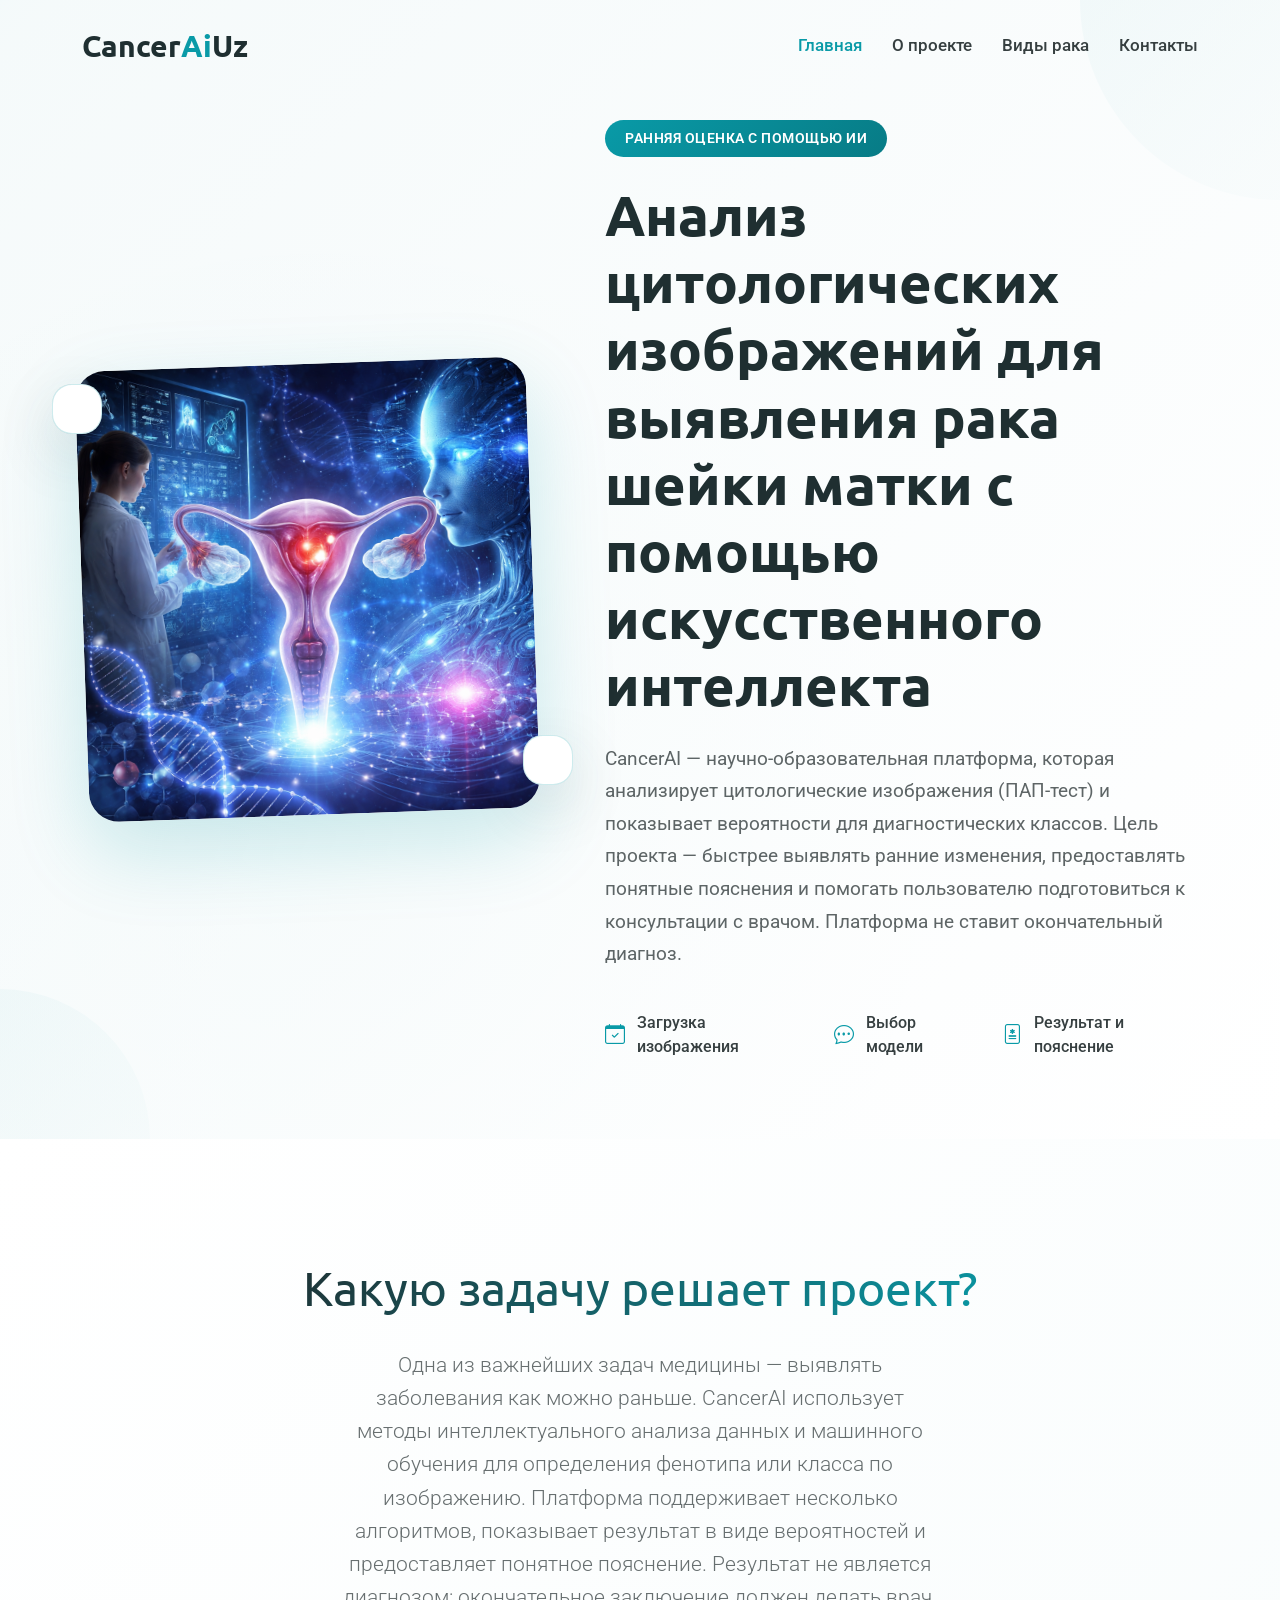
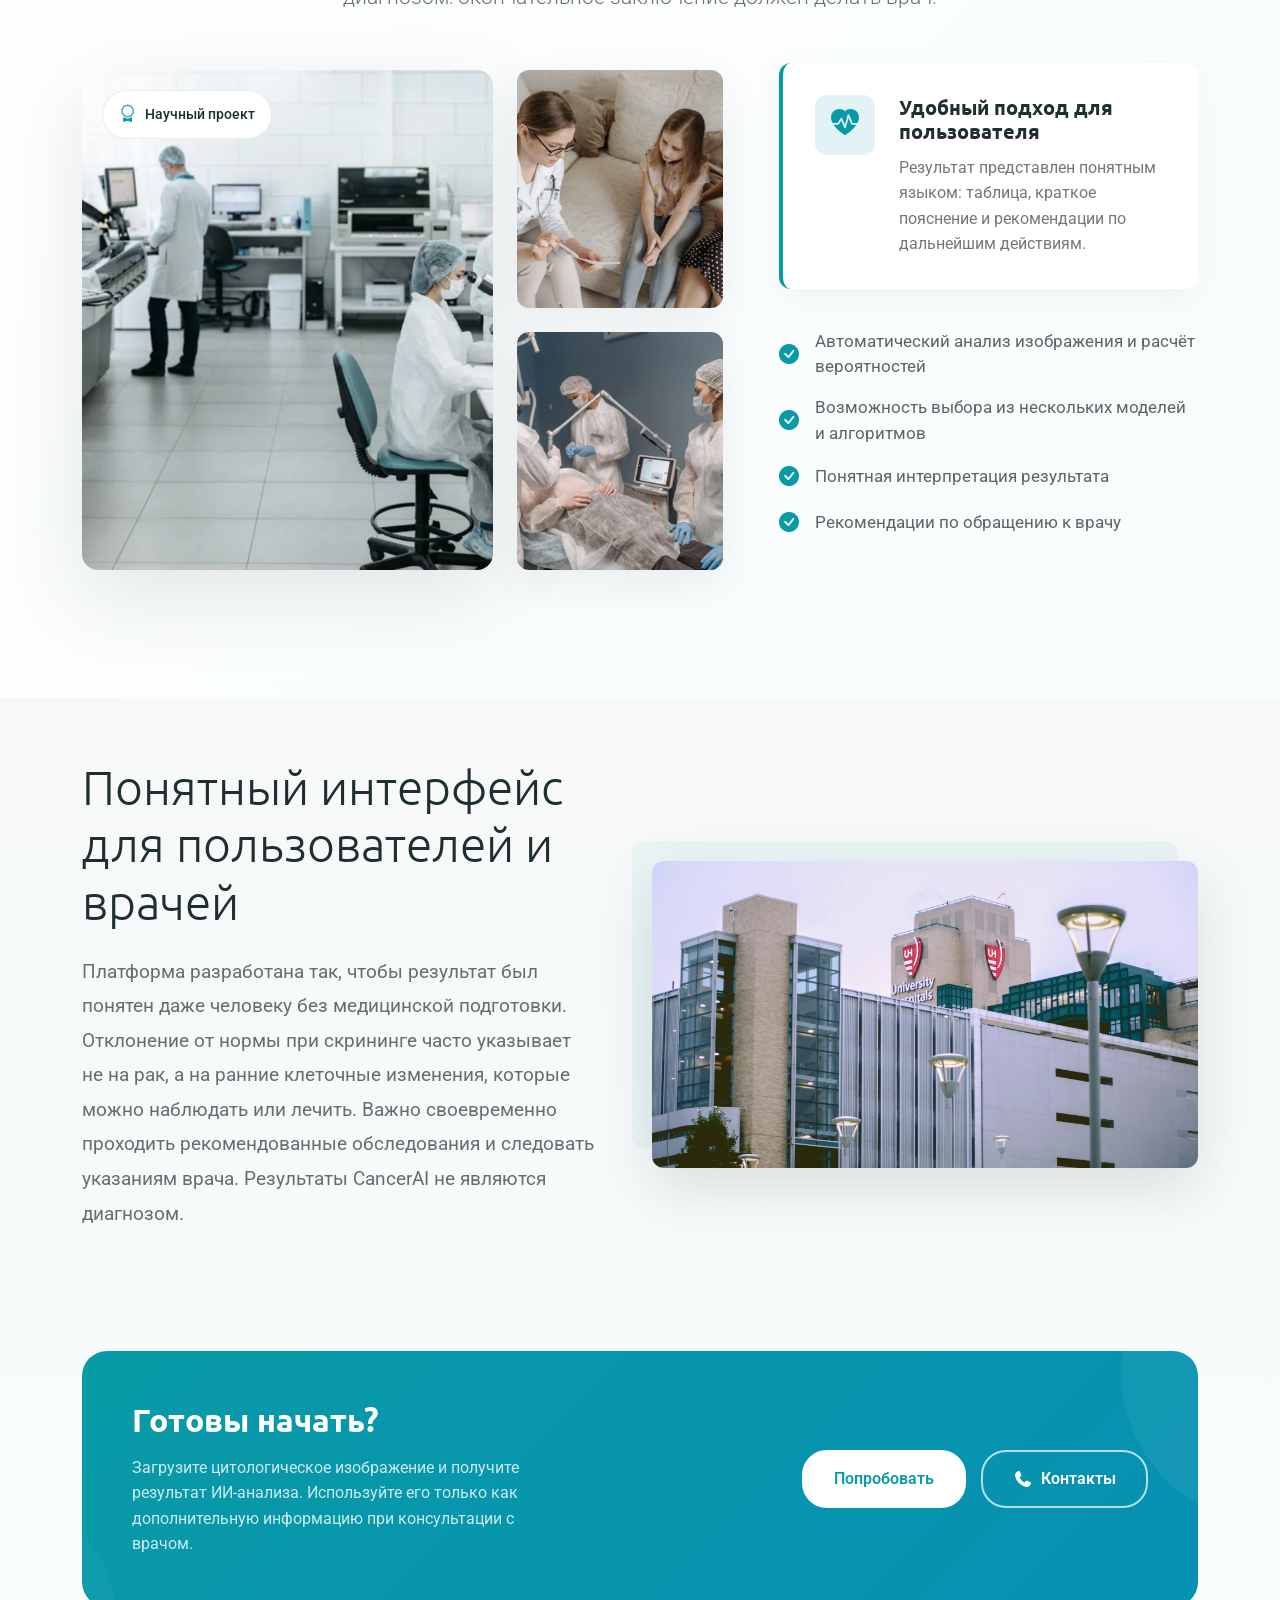
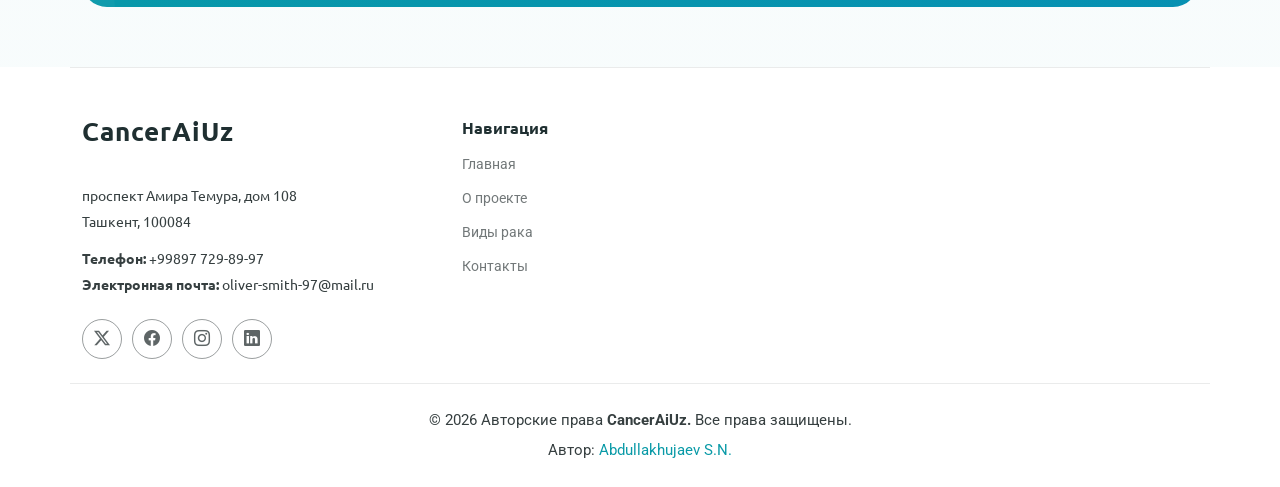
<file: pages/index.html>
<!DOCTYPE html>

<html lang="ru">
<head>
<meta charset="utf-8"/>
<meta content="width=device-width, initial-scale=1.0" name="viewport"/>
<title>CancerAI — ранняя оценка и прогнозирование рака</title>
<meta content="CancerAI — научно-образовательная платформа для анализа цитологических изображений при исследовании рака шейки матки с помощью ИИ." name="description"/>
<meta content="CancerAI, рак шейки матки, цитология, ПАП-тест, ВПЧ, искусственный интеллект, анализ, прогноз, NILM, LSIL, HSIL, SCC" name="keywords"/>
<!-- Favicons -->
<link href="../assets/favicons/apple-touch-icon.png" rel="apple-touch-icon" sizes="180x180"/>
<link href="../assets/favicons/favicon-32x32.png" rel="icon" sizes="32x32" type="image/png"/>
<link href="../assets/favicons/favicon-16x16.png" rel="icon" sizes="16x16" type="image/png"/>
<link href="../assets/favicons/site.webmanifest" rel="manifest"/>
<!-- Fonts -->
<link href="https://fonts.googleapis.com" rel="preconnect"/>
<link crossorigin="" href="https://fonts.gstatic.com" rel="preconnect"/>
<link href="https://fonts.googleapis.com/css2?family=Roboto:ital,wght@0,100;0,300;0,400;0,500;0,700;0,900;1,100;1,300;1,400;1,500;1,700;1,900&amp;family=Poppins:ital,wght@0,100;0,200;0,300;0,400;0,500;0,600;0,700;0,800;0,900;1,100;1,200;1,300;1,400;1,500;1,600;1,700;1,800;1,900&amp;family=Ubuntu:ital,wght@0,300;0,400;0,500;0,700;1,300;1,400;1,500;1,700&amp;display=swap" rel="stylesheet"/>
<!-- Vendor CSS Files -->
<link href="../assets/vendor/bootstrap/css/bootstrap.min.css" rel="stylesheet"/>
<link href="../assets/vendor/bootstrap-icons/bootstrap-icons.css" rel="stylesheet"/>
<link href="../assets/vendor/aos/aos.css" rel="stylesheet"/>
<link href="../assets/vendor/glightbox/css/glightbox.min.css" rel="stylesheet"/>
<link href="../assets/vendor/fontawesome-free/css/all.min.css" rel="stylesheet"/>
<link href="../assets/vendor/swiper/swiper-bundle.min.css" rel="stylesheet"/>
<!-- header CSS File -->
<link href="../assets/css/header.css" rel="stylesheet"/>
<!-- Main CSS File -->
<link href="../assets/css/index.css" rel="stylesheet"/>
<!-- Footer CSS File -->
<link href="../assets/css/footer.css" rel="stylesheet"/>
<!-- =======================================================
  * Template Name: MediNest
  * Template URL: https://bootstrapmade.com/medinest-bootstrap-hospital-template/
  * Updated: Aug 11 2025 with Bootstrap v5.3.7
  * Author: BootstrapMade.com
  * License: https://bootstrapmade.com/license/
  ======================================================== -->
</head>
<body class="index-page">
<header class="header d-flex align-items-center fixed-top" id="header">
<div class="container position-relative d-flex align-items-center justify-content-between">
<a class="logo d-flex align-items-center me-auto me-xl-0" href="index.html">
<!-- Uncomment the line below if you also wish to use an image logo -->
<!-- <img src="assets/img/logo.webp" alt=""> -->
<h1 class="sitename">Cancer<span>Ai</span>Uz</h1>
</a>
<nav class="navmenu" id="navmenu">
<ul>
<li><a class="active" href="index.html">Главная</a></li>
<li><a href="about.html">О проекте</a></li>
<li><a href="types-of-desiase.html">Виды рака</a></li>
<li><a href="contact.html">Контакты</a></li>
</ul>
<i class="mobile-nav-toggle d-xl-none bi bi-list"></i>
</nav>
</div>
</header>
<main class="main">
<!-- Hero Section -->
<section class="hero section" id="hero">
<div class="container">
<div class="row align-items-center">
<div class="col-lg-5">
<div class="hero-image" data-aos="fade-right" data-aos-delay="100">
<img alt="Медицинский работник" class="img-fluid main-image" src="../assets/img/health/staff-8.webp"/>
<div class="floating-card emergency-card" data-aos="fade-up" data-aos-delay="300">
<!-- <div class="card-content">
                  <i class="bi bi-telephone-fill"></i>
                    <div class="text">
                    <span class="label">24/7 Emergency</span>
                    <span class="number">+1 (555) 911-2468</span>
                  </div> 
                </div>-->
</div>
<div class="floating-card stats-card" data-aos="fade-up" data-aos-delay="400">
<!-- <div class="stat-item">
                  <span class="number">25K+</span>
                  <span class="label">Patients Treated</span>
                </div>
                <div class="stat-item">
                  <span class="number">98%</span>
                  <span class="label">Satisfaction Rate</span>
                </div> -->
</div>
</div>
</div>
<div class="col-lg-7">
<div class="hero-content" data-aos="fade-left" data-aos-delay="200">
<div class="badge-container">
<span class="hero-badge">Ранняя оценка с помощью ИИ</span>
</div>
<h1 class="hero-title">Анализ цитологических изображений для выявления рака шейки матки с помощью искусственного интеллекта</h1>
<p class="hero-description">CancerAI — научно-образовательная платформа, которая анализирует цитологические изображения (ПАП-тест) и показывает вероятности для диагностических классов. Цель проекта — быстрее выявлять ранние изменения, предоставлять понятные пояснения и помогать пользователю подготовиться к консультации с врачом. Платформа не ставит окончательный диагноз.</p>
<!-- <div class="hero-stats">
                <div class="stat-group">
                  <div class="stat">
                    <i class="bi bi-award"></i>
                    <div class="stat-text">
                      <span class="number">35+</span>
                      <span class="label">Years Experience</span>
                    </div>
                  </div>
                  <div class="stat">
                    <i class="bi bi-people"></i>
                    <div class="stat-text">
                      <span class="number">150+</span>
                      <span class="label">Medical Specialists</span>
                    </div>
                  </div>
                  <div class="stat">
                    <i class="bi bi-geo-alt"></i>
                    <div class="stat-text">
                      <span class="number">12</span>
                      <span class="label">Clinic Locations</span>
                    </div>
                  </div>
                </div>
              </div> -->
<div class="cta-section">
<!-- <div class="cta-buttons">
                  <a href="#" class="btn btn-primary">Schedule Consultation</a>
                  <a href="https://www.youtube.com/watch?v=Y7f98aduVJ8" class="btn btn-secondary glightbox">
                    <i class="bi bi-play-circle"></i>
                    Watch Our Story
                  </a>
                </div> -->
<div class="quick-actions">
<a class="action-link" href="#">
<i class="bi bi-calendar-check"></i>
<span>Загрузка изображения</span>
</a>
<a class="action-link" href="#">
<i class="bi bi-chat-dots"></i>
<span>Выбор модели</span>
</a>
<a class="action-link" href="#">
<i class="bi bi-file-medical"></i>
<span>Результат и пояснение</span>
</a>
</div>
</div>
</div>
</div>
</div>
</div>
<div class="background-elements">
<div class="bg-shape shape-1"></div>
<div class="bg-shape shape-2"></div>
<div class="bg-pattern"></div>
</div>
</section><!-- /Hero Section -->
<!-- Home About Section -->
<section class="home-about section" id="home-about">
<div class="container" data-aos="fade-up" data-aos-delay="100">
<div class="row">
<div class="col-lg-8 mx-auto text-center mb-5" data-aos="fade-up" data-aos-delay="150">
<h2 class="section-heading">Какую задачу решает проект?</h2>
<p class="lead-description">Одна из важнейших задач медицины — выявлять заболевания как можно раньше. CancerAI использует методы интеллектуального анализа данных и машинного обучения для определения фенотипа или класса по изображению. Платформа поддерживает несколько алгоритмов, показывает результат в виде вероятностей и предоставляет понятное пояснение. Результат не является диагнозом: окончательное заключение должен делать врач.</p>
</div>
</div>
<div class="row align-items-center gy-5">
<div class="col-lg-7" data-aos="fade-right" data-aos-delay="200">
<div class="image-grid">
<div class="primary-image">
<img alt="Современное медицинское учреждение" class="img-fluid" src="../assets/img/health/facilities-6.webp"/>
<div class="certification-badge">
<i class="bi bi-award"></i>
<span>Научный проект</span>
</div>
</div>
<div class="secondary-images">
<div class="small-image">
<img alt="Консультация врача" class="img-fluid" src="../assets/img/health/consultation-3.webp"/>
</div>
<div class="small-image">
<img alt="Медицинская процедура" class="img-fluid" src="../assets/img/health/surgery-2.webp"/>
</div>
</div>
</div>
</div>
<div class="col-lg-5" data-aos="fade-left" data-aos-delay="300">
<div class="content-wrapper">
<div class="highlight-box">
<div class="highlight-icon">
<i class="bi bi-heart-pulse-fill"></i>
</div>
<div class="highlight-content">
<h4>Удобный подход для пользователя</h4>
<p>Результат представлен понятным языком: таблица, краткое пояснение и рекомендации по дальнейшим действиям.</p>
</div>
</div>
<div class="feature-list">
<div class="feature-item">
<div class="feature-icon">
<i class="bi bi-check-circle-fill"></i>
</div>
<div class="feature-text">Автоматический анализ изображения и расчёт вероятностей</div>
</div>
<div class="feature-item">
<div class="feature-icon">
<i class="bi bi-check-circle-fill"></i>
</div>
<div class="feature-text">Возможность выбора из нескольких моделей и алгоритмов</div>
</div>
<div class="feature-item">
<div class="feature-icon">
<i class="bi bi-check-circle-fill"></i>
</div>
<div class="feature-text">Понятная интерпретация результата</div>
</div>
<div class="feature-item">
<div class="feature-icon">
<i class="bi bi-check-circle-fill"></i>
</div>
<div class="feature-text">Рекомендации по обращению к врачу</div>
</div>
</div>
<!-- <div class="metrics-row">
                <div class="metric-box">
                  <div class="metric-number">
                    <span class="purecounter" data-purecounter-start="0" data-purecounter-end="98" data-purecounter-duration="0">98</span>%
                  </div>
                  <div class="metric-label">Patient Satisfaction</div>
                </div>
                <div class="metric-box">
                  <div class="metric-number">
                    <span class="purecounter" data-purecounter-start="0" data-purecounter-end="35" data-purecounter-duration="0">35</span>K+
                  </div>
                  <div class="metric-label">Lives Improved</div>
                </div>
              </div> -->
<!-- <div class="action-buttons">
                <a href="about.html" class="btn-explore">Explore Our Services</a>
                <a href="contact.html" class="btn-contact">
                  <i class="bi bi-telephone"></i>
                  Schedule Consultation
                </a>
              </div> -->
</div>
</div>
</div>
</div>
</section><!-- /Home About Section -->
<!-- Call To Action Section -->
<section class="call-to-action section light-background" id="call-to-action">
<div class="container" data-aos="fade-up" data-aos-delay="100">
<div class="hero-content" data-aos="fade-up" data-aos-delay="200">
<div class="row align-items-center">
<div class="col-lg-6">
<div class="content-wrapper">
<h2>Понятный интерфейс для пользователей и врачей</h2>
<p>Платформа разработана так, чтобы результат был понятен даже человеку без медицинской подготовки. Отклонение от нормы при скрининге часто указывает не на рак, а на ранние клеточные изменения, которые можно наблюдать или лечить. Важно своевременно проходить рекомендованные обследования и следовать указаниям врача. Результаты CancerAI не являются диагнозом.</p>
<!-- <div class="action-buttons">
                  <a href="appointment.html" class="primary-btn">Schedule Consultation</a>
                  <a href="services.html" class="secondary-link">
                    <span>Explore Services</span>
                    <i class="fas fa-arrow-right"></i>
                  </a>
                </div> -->
</div>
</div>
<div class="col-lg-6">
<div class="hero-image" data-aos="zoom-in" data-aos-delay="300">
<img alt="Здравоохранение и профилактика" class="img-fluid" src="../assets/img/health/showcase-2.webp"/>
</div>
</div>
</div>
</div>
<!-- <div class="stats-section" data-aos="fade-up" data-aos-delay="400">
          <div class="row">
            <div class="col-lg-3 col-md-6">
              <div class="stat-item">
                <div class="stat-number">25+</div>
                <div class="stat-label">Years Experience</div>
              </div>
            </div>
            <div class="col-lg-3 col-md-6">
              <div class="stat-item">
                <div class="stat-number">15K+</div>
                <div class="stat-label">Happy Patients</div>
              </div>
            </div>
            <div class="col-lg-3 col-md-6">
              <div class="stat-item">
                <div class="stat-number">50+</div>
                <div class="stat-label">Medical Experts</div>
              </div>
            </div>
            <div class="col-lg-3 col-md-6">
              <div class="stat-item">
                <div class="stat-number">24/7</div>
                <div class="stat-label">Emergency Care</div>
              </div>
            </div>
          </div>
        </div> -->
<div class="appointment-banner" data-aos="fade-up" data-aos-delay="900">
<div class="banner-content">
<div class="banner-text">
<h3>Готовы начать?</h3>
<p>Загрузите цитологическое изображение и получите результат ИИ-анализа. Используйте его только как дополнительную информацию при консультации с врачом.</p>
</div>
<div class="banner-actions">
<a class="btn-primary" href="cc_desiase.html">Попробовать</a>
<a class="btn-secondary" href="tel:+998977298997">
<i class="fas fa-phone"></i>Контакты</a>
</div>
</div>
</div>
</div>
</section><!-- /Call To Action Section -->
</main>
<footer class="footer position-relative" id="footer">
<div class="container footer-top">
<div class="row gy-4">
<div class="col-lg-4 col-md-6 footer-about">
<a class="logo d-flex align-items-center" href="index.html">
<span class="sitename">CancerAiUz</span>
</a>
<div class="footer-contact pt-3">
<p>проспект Амира Темура, дом 108</p>
<p>Ташкент, 100084</p>
<p class="mt-3"><strong>Телефон:</strong> <span>+99897 729-89-97</span></p>
<p><strong>Электронная почта:</strong> <span>oliver-smith-97@mail.ru</span></p>
</div>
<div class="social-links d-flex mt-4">
<a href=""><i class="bi bi-twitter-x"></i></a>
<a href=""><i class="bi bi-facebook"></i></a>
<a href=""><i class="bi bi-instagram"></i></a>
<a href=""><i class="bi bi-linkedin"></i></a>
</div>
</div>
<div class="col-lg-2 col-md-3 footer-links">
<h4>Навигация</h4>
<ul>
<li><a href="index.html">Главная</a></li>
<li><a href="about.html">О проекте</a></li>
<li><a href="types-of-desiase.html">Виды рака</a></li>
<li><a href="contact.html">Контакты</a></li>
</ul>
</div>
</div>
</div>
<div class="container copyright text-center mt-4">
<p>© 2026 <span>Авторские права</span> <strong>CancerAiUz.</strong> <span>Все права защищены.</span></p>
<div class="credits">Автор: <a href="https://t.me/saidislombek15/" target="_blank">Abdullakhujaev S.N.</a>
</div>
</div>
</footer>
<!-- Scroll Top -->
<a class="scroll-top d-flex align-items-center justify-content-center" href="#" id="scroll-top"><i class="bi bi-arrow-up-short"></i></a>
<!-- Preloader -->
<div id="preloader"></div>
<!-- Vendor JS Files -->
<script src="../assets/vendor/bootstrap/js/bootstrap.bundle.min.js"></script>
<script src="../assets/vendor/php-email-form/validate.js"></script>
<script src="../assets/vendor/aos/aos.js"></script>
<script src="../assets/vendor/glightbox/js/glightbox.min.js"></script>
<script src="../assets/vendor/purecounter/purecounter_vanilla.js"></script>
<script src="../assets/vendor/imagesloaded/imagesloaded.pkgd.min.js"></script>
<script src="../assets/vendor/isotope-layout/isotope.pkgd.min.js"></script>
<script src="../assets/vendor/swiper/swiper-bundle.min.js"></script>
<!-- Main JS File -->
<script src="../assets/js/main.js"></script>
</body>
</html>
</file>
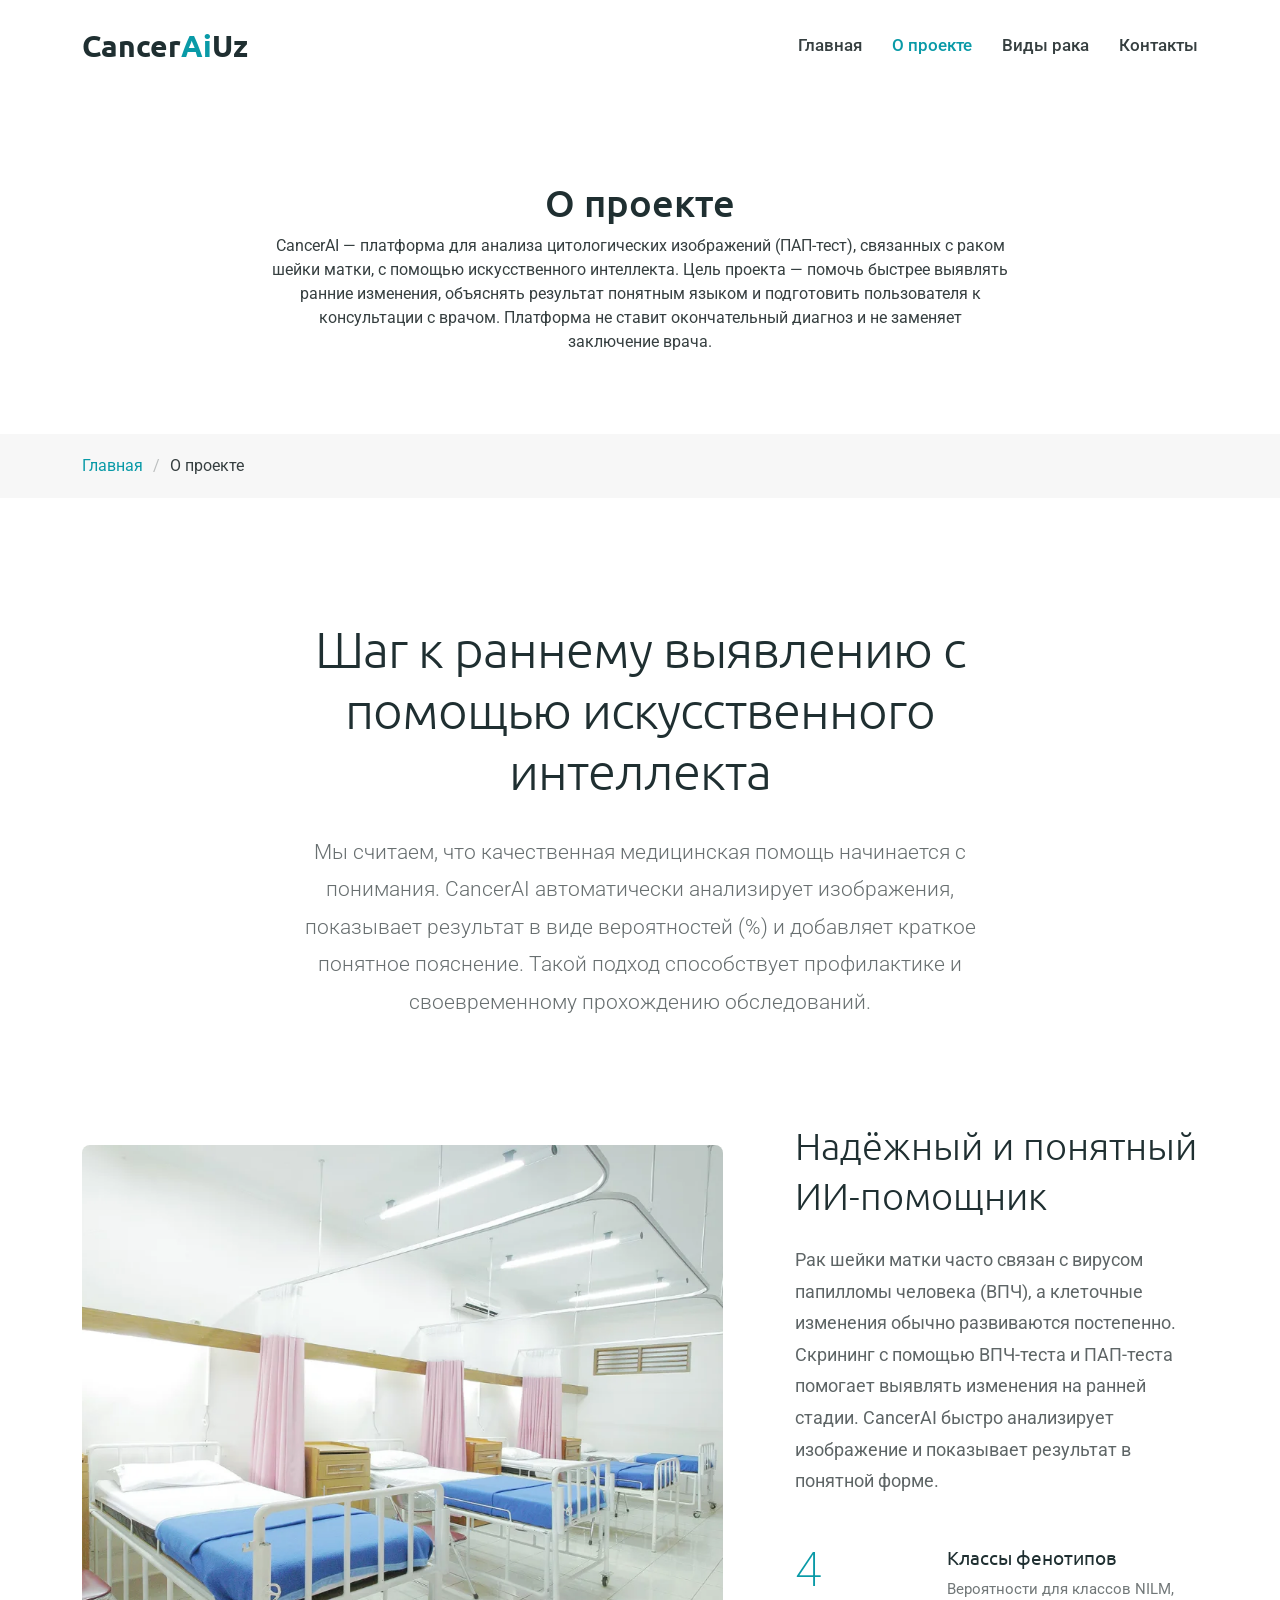
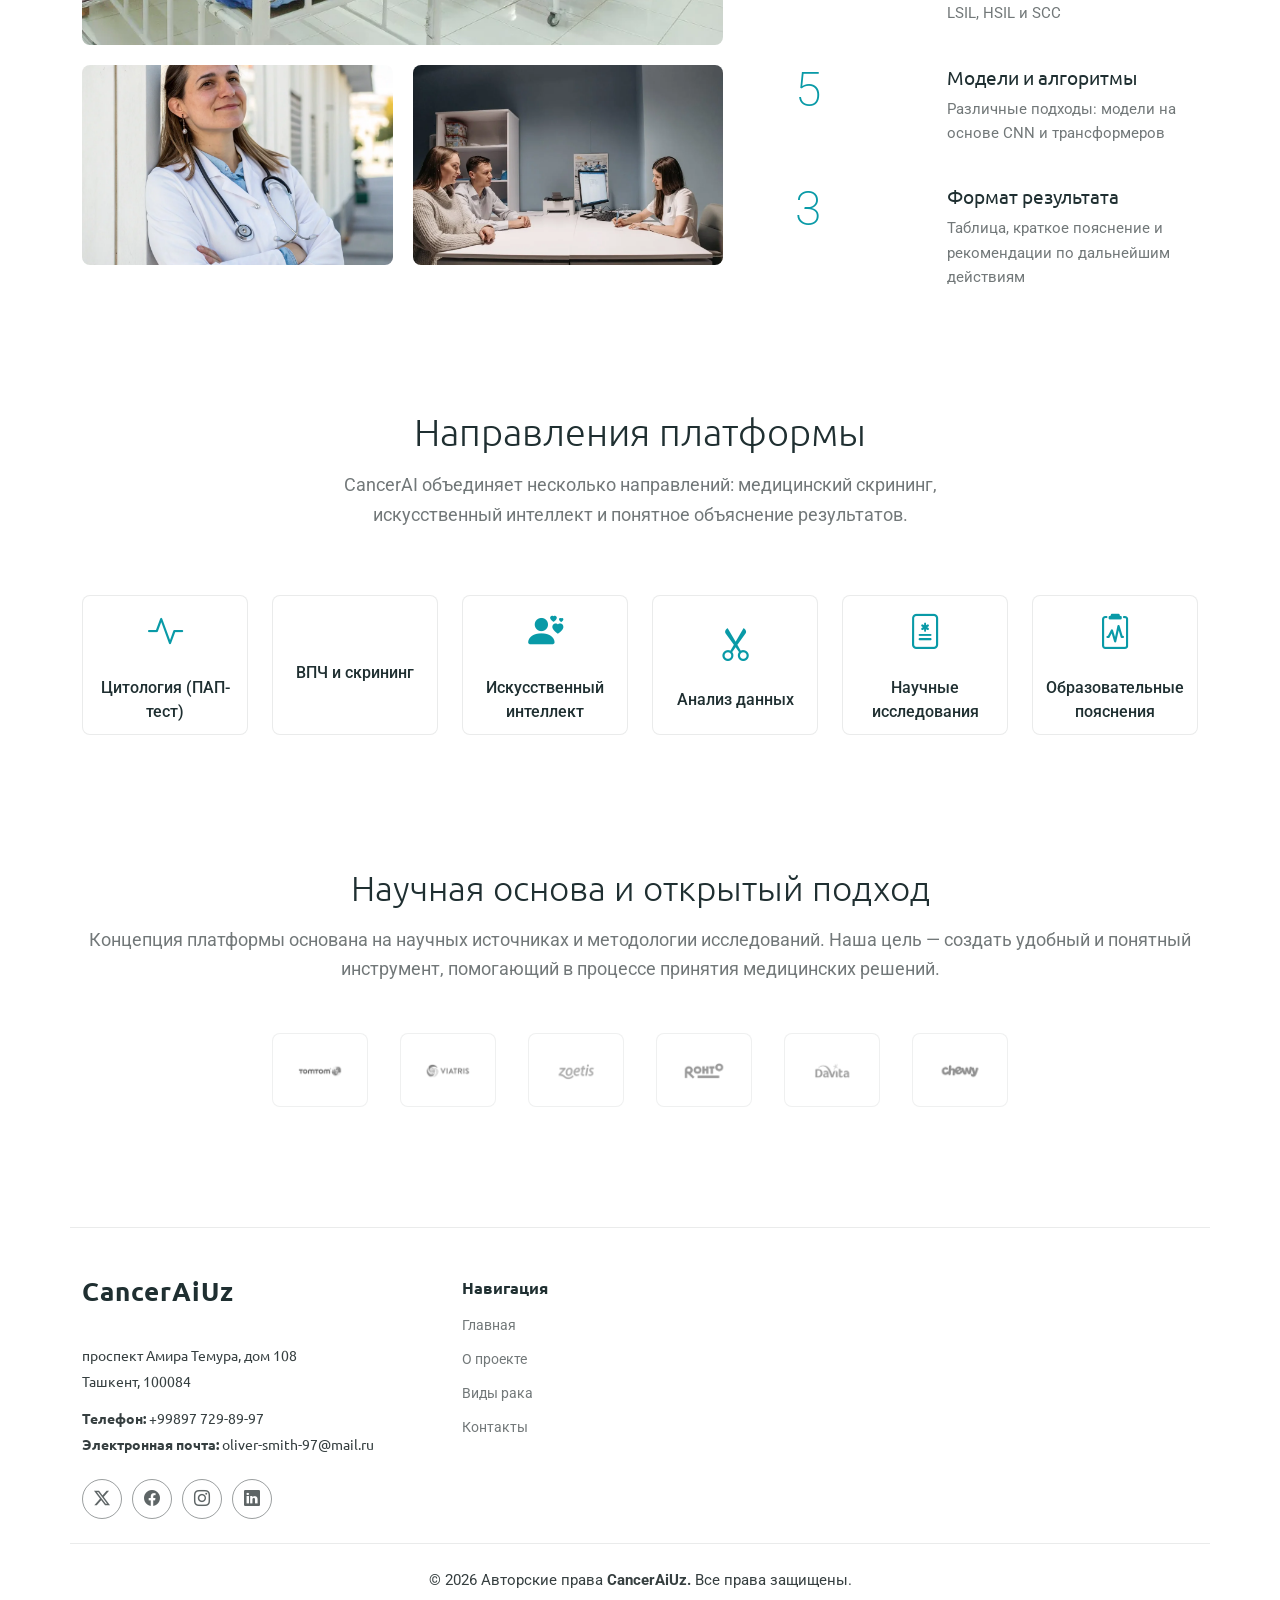
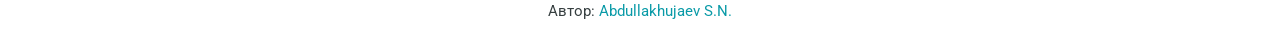
<file: pages/about.html>
<!DOCTYPE html>

<html lang="ru">
<head>
<meta charset="utf-8"/>
<meta content="width=device-width, initial-scale=1.0" name="viewport"/>
<title>CancerAI — ранняя оценка и прогнозирование рака</title>
<meta content="CancerAI — научно-образовательная платформа для анализа цитологических изображений при исследовании рака шейки матки с помощью ИИ." name="description"/>
<meta content="CancerAI, рак шейки матки, цитология, ПАП-тест, ВПЧ, искусственный интеллект, анализ, прогноз" name="keywords"/>
<!-- Favicons -->
<link href="../assets/favicons/apple-touch-icon.png" rel="apple-touch-icon" sizes="180x180"/>
<link href="../assets/favicons/favicon-32x32.png" rel="icon" sizes="32x32" type="image/png"/>
<link href="../assets/favicons/favicon-16x16.png" rel="icon" sizes="16x16" type="image/png"/>
<link href="../assets/favicons/site.webmanifest" rel="manifest"/>
<!-- Fonts -->
<link href="https://fonts.googleapis.com" rel="preconnect"/>
<link crossorigin="" href="https://fonts.gstatic.com" rel="preconnect"/>
<link href="https://fonts.googleapis.com/css2?family=Roboto:ital,wght@0,100;0,300;0,400;0,500;0,700;0,900;1,100;1,300;1,400;1,500;1,700;1,900&amp;family=Poppins:ital,wght@0,100;0,200;0,300;0,400;0,500;0,600;0,700;0,800;0,900;1,100;1,200;1,300;1,400;1,500;1,600;1,700;1,800;1,900&amp;family=Ubuntu:ital,wght@0,300;0,400;0,500;0,700;1,300;1,400;1,500;1,700&amp;display=swap" rel="stylesheet"/>
<!-- Vendor CSS Files -->
<link href="../assets/vendor/bootstrap/css/bootstrap.min.css" rel="stylesheet"/>
<link href="../assets/vendor/bootstrap-icons/bootstrap-icons.css" rel="stylesheet"/>
<link href="../assets/vendor/aos/aos.css" rel="stylesheet"/>
<link href="../assets/vendor/glightbox/css/glightbox.min.css" rel="stylesheet"/>
<link href="../assets/vendor/fontawesome-free/css/all.min.css" rel="stylesheet"/>
<link href="../assets/vendor/swiper/swiper-bundle.min.css" rel="stylesheet"/>
<!-- header CSS File -->
<link href="../assets/css/header.css" rel="stylesheet"/>
<!-- Main CSS File -->
<link href="../assets/css/about.css" rel="stylesheet"/>
<!-- Footer CSS File -->
<link href="../assets/css/footer.css" rel="stylesheet"/>
<!-- =======================================================
  * Template Name: MediNest
  * Template URL: https://bootstrapmade.com/medinest-bootstrap-hospital-template/
  * Updated: Aug 11 2025 with Bootstrap v5.3.7
  * Author: BootstrapMade.com
  * License: https://bootstrapmade.com/license/
  ======================================================== -->
</head>
<body class="about-page">
<header class="header d-flex align-items-center fixed-top" id="header">
<div class="container position-relative d-flex align-items-center justify-content-between">
<a class="logo d-flex align-items-center me-auto me-xl-0" href="index.html">
<h1 class="sitename">Cancer<span>Ai</span>Uz</h1>
</a>
<nav class="navmenu" id="navmenu">
<ul>
<li><a href="index.html">Главная</a></li>
<li><a class="active" href="about.html">О проекте</a></li>
<li><a href="types-of-desiase.html">Виды рака</a></li>
<li><a href="contact.html">Контакты</a></li>
</ul>
<i class="mobile-nav-toggle d-xl-none bi bi-list"></i>
</nav>
</div>
</header>
<main class="main">
<!-- Page Title -->
<div class="page-title">
<div class="heading">
<div class="container">
<div class="row d-flex justify-content-center text-center">
<div class="col-lg-8">
<h1 class="heading-title">О проекте</h1>
<p class="mb-0">CancerAI — платформа для анализа цитологических изображений (ПАП-тест), связанных с раком шейки матки, с помощью искусственного интеллекта. Цель проекта — помочь быстрее выявлять ранние изменения, объяснять результат понятным языком и подготовить пользователя к консультации с врачом. Платформа не ставит окончательный диагноз и не заменяет заключение врача.</p>
</div>
</div>
</div>
</div>
<nav class="breadcrumbs">
<div class="container">
<ol>
<li><a href="index.html">Главная</a></li>
<li class="current">О проекте</li>
</ol>
</div>
</nav>
</div><!-- End Page Title -->
<!-- About Section -->
<section class="about section" id="about">
<div class="container" data-aos="fade-up" data-aos-delay="100">
<div class="intro-section">
<div class="row justify-content-center">
<div class="col-lg-8 text-center" data-aos="fade-up" data-aos-delay="100">
<h2>Шаг к раннему выявлению с помощью искусственного интеллекта</h2>
<p class="lead">Мы считаем, что качественная медицинская помощь начинается с понимания. CancerAI автоматически анализирует изображения, показывает результат в виде вероятностей (%) и добавляет краткое понятное пояснение. Такой подход способствует профилактике и своевременному прохождению обследований.</p>
</div>
</div>
</div>
<div class="image-stats-section">
<div class="row align-items-center">
<div class="col-lg-7" data-aos="fade-right" data-aos-delay="200">
<div class="image-gallery">
<div class="main-image-container">
<img alt="Медицинское учреждение" class="img-fluid main-image" src="../assets/img/health/facilities-3.webp"/>
</div>
<div class="secondary-images">
<img alt="Команда специалистов" class="img-fluid secondary-image" data-aos="zoom-in" data-aos-delay="400" src="../assets/img/health/staff-12.webp"/>
<img alt="Медицинская консультация" class="img-fluid secondary-image" data-aos="zoom-in" data-aos-delay="500" src="../assets/img/health/consultation-4.webp"/>
</div>
</div>
</div>
<div class="col-lg-5" data-aos="fade-left" data-aos-delay="300">
<div class="stats-content">
<h3>Надёжный и понятный ИИ-помощник</h3>
<p>Рак шейки матки часто связан с вирусом папилломы человека (ВПЧ), а клеточные изменения обычно развиваются постепенно. Скрининг с помощью ВПЧ-теста и ПАП-теста помогает выявлять изменения на ранней стадии. CancerAI быстро анализирует изображение и показывает результат в понятной форме.</p>
<div class="stats-list">
<div class="stat-row">
<div class="stat-number">
<span class="purecounter" data-purecounter-duration="0" data-purecounter-end="4" data-purecounter-start="0">4</span>
</div>
<div class="stat-info">
<h5>Классы фенотипов</h5>
<p>Вероятности для классов NILM, LSIL, HSIL и SCC</p>
</div>
</div>
<div class="stat-row">
<div class="stat-number">
<span class="purecounter" data-purecounter-duration="0" data-purecounter-end="5" data-purecounter-start="0">5</span>
</div>
<div class="stat-info">
<h5>Модели и алгоритмы</h5>
<p>Различные подходы: модели на основе CNN и трансформеров</p>
</div>
</div>
<div class="stat-row">
<div class="stat-number">
<span class="purecounter" data-purecounter-duration="0" data-purecounter-end="3" data-purecounter-start="0">3</span>
</div>
<div class="stat-info">
<h5>Формат результата</h5>
<p>Таблица, краткое пояснение и рекомендации по дальнейшим действиям</p>
</div>
</div>
</div>
</div>
</div>
</div>
</div>
<!-- <div class="mission-section" data-aos="fade-up" data-aos-delay="400">
          <div class="row">
            <div class="col-lg-4" data-aos="fade-up" data-aos-delay="100">
              <div class="mission-item">
                <div class="mission-icon">
                  <i class="bi bi-heart"></i>
                </div>
                <h4>Наша миссия</h4>
                <p>
                  Поддерживать женское здоровье: обеспечивать раннее предупреждение и понятный анализ на основе цитологических изображений, помогая врачу быстрее принимать решения.
                </p>
              </div>
            </div>

            <div class="col-lg-4" data-aos="fade-up" data-aos-delay="200">
              <div class="mission-item">
                <div class="mission-icon">
                  <i class="bi bi-eye"></i>
                </div>
                <h4>Наше видение</h4>
                <p>
                  Развивать открытую и надёжную научно-образовательную ИИ-платформу, полезную для медицины в Узбекистане и за его пределами, укрепляя культуру профилактики и раннего скрининга.
                </p>
              </div>
            </div>

            <div class="col-lg-4" data-aos="fade-up" data-aos-delay="300">
              <div class="mission-item">
                <div class="mission-icon">
                  <i class="bi bi-star"></i>
                </div>
                <h4>Наше обязательство</h4>
                <p>
                  Мы показываем результаты понятным языком, уделяем внимание конфиденциальности и всегда напоминаем: CancerAI не ставит окончательный диагноз и не заменяет консультацию врача.
                </p>
              </div>
            </div>
          </div>
        </div> -->
<div class="specialties-section" data-aos="fade-up" data-aos-delay="500">
<div class="row">
<div class="col-lg-12 text-center">
<h3>Направления платформы</h3>
<p class="section-description">CancerAI объединяет несколько направлений: медицинский скрининг, искусственный интеллект и понятное объяснение результатов.</p>
</div>
</div>
<div class="row">
<div class="col-lg-2 col-md-4 col-sm-6" data-aos="fade-up" data-aos-delay="100">
<div class="specialty-item">
<i class="bi bi-activity"></i>
<span>Цитология (ПАП-тест)</span>
</div>
</div>
<div class="col-lg-2 col-md-4 col-sm-6" data-aos="fade-up" data-aos-delay="150">
<div class="specialty-item">
<i class="bi bi-brain"></i>
<span>ВПЧ и скрининг</span>
</div>
</div>
<div class="col-lg-2 col-md-4 col-sm-6" data-aos="fade-up" data-aos-delay="200">
<div class="specialty-item">
<i class="bi bi-person-hearts"></i>
<span>Искусственный интеллект</span>
</div>
</div>
<div class="col-lg-2 col-md-4 col-sm-6" data-aos="fade-up" data-aos-delay="250">
<div class="specialty-item">
<i class="bi bi-scissors"></i>
<span>Анализ данных</span>
</div>
</div>
<div class="col-lg-2 col-md-4 col-sm-6" data-aos="fade-up" data-aos-delay="300">
<div class="specialty-item">
<i class="bi bi-file-medical"></i>
<span>Научные исследования</span>
</div>
</div>
<div class="col-lg-2 col-md-4 col-sm-6" data-aos="fade-up" data-aos-delay="350">
<div class="specialty-item">
<i class="bi bi-clipboard2-pulse"></i>
<span>Образовательные пояснения</span>
</div>
</div>
</div>
</div>
<div class="accreditation-section" data-aos="fade-up" data-aos-delay="600">
<div class="row">
<div class="col-lg-12 text-center">
<h3>Научная основа и открытый подход</h3>
<p class="section-description">Концепция платформы основана на научных источниках и методологии исследований. Наша цель — создать удобный и понятный инструмент, помогающий в процессе принятия медицинских решений.</p>
</div>
</div>
<div class="row justify-content-center">
<div class="col-lg-8">
<div class="accreditation-grid">
<div class="accreditation-item" data-aos="fade-up" data-aos-delay="100">
<img alt="Партнёр или сертификат" class="img-fluid" src="../assets/img/clients/clients-6.webp"/>
</div>
<div class="accreditation-item" data-aos="fade-up" data-aos-delay="150">
<img alt="Партнёр или сертификат" class="img-fluid" src="../assets/img/clients/clients-7.webp"/>
</div>
<div class="accreditation-item" data-aos="fade-up" data-aos-delay="200">
<img alt="Партнёр или сертификат" class="img-fluid" src="../assets/img/clients/clients-8.webp"/>
</div>
<div class="accreditation-item" data-aos="fade-up" data-aos-delay="250">
<img alt="Партнёр или сертификат" class="img-fluid" src="../assets/img/clients/clients-9.webp"/>
</div>
<div class="accreditation-item" data-aos="fade-up" data-aos-delay="300">
<img alt="Партнёр или сертификат" class="img-fluid" src="../assets/img/clients/clients-10.webp"/>
</div>
<div class="accreditation-item" data-aos="fade-up" data-aos-delay="350">
<img alt="Партнёр или сертификат" class="img-fluid" src="../assets/img/clients/clients-11.webp"/>
</div>
</div>
</div>
</div>
</div>
</div>
</section><!-- /About Section -->
</main>
<footer class="footer position-relative" id="footer">
<div class="container footer-top">
<div class="row gy-4">
<div class="col-lg-4 col-md-6 footer-about">
<a class="logo d-flex align-items-center" href="index.html">
<span class="sitename">CancerAiUz</span>
</a>
<div class="footer-contact pt-3">
<p>проспект Амира Темура, дом 108</p>
<p>Ташкент, 100084</p>
<p class="mt-3"><strong>Телефон:</strong> <span>+99897 729-89-97</span></p>
<p><strong>Электронная почта:</strong> <span>oliver-smith-97@mail.ru</span></p>
</div>
<div class="social-links d-flex mt-4">
<a href=""><i class="bi bi-twitter-x"></i></a>
<a href=""><i class="bi bi-facebook"></i></a>
<a href=""><i class="bi bi-instagram"></i></a>
<a href=""><i class="bi bi-linkedin"></i></a>
</div>
</div>
<div class="col-lg-2 col-md-3 footer-links">
<h4>Навигация</h4>
<ul>
<li><a href="index.html">Главная</a></li>
<li><a href="about.html">О проекте</a></li>
<li><a href="types-of-desiase.html">Виды рака</a></li>
<li><a href="contact.html">Контакты</a></li>
</ul>
</div>
</div>
</div>
<div class="container copyright text-center mt-4">
<p>© 2026 <span>Авторские права</span> <strong>CancerAiUz.</strong> <span>Все права защищены.</span></p>
<div class="credits">Автор: <a href="https://t.me/saidislombek15/" target="_blank">Abdullakhujaev S.N.</a>
</div>
</div>
</footer>
<!-- Scroll Top -->
<a class="scroll-top d-flex align-items-center justify-content-center" href="#" id="scroll-top"><i class="bi bi-arrow-up-short"></i></a>
<!-- Preloader -->
<div id="preloader"></div>
<!-- Vendor JS Files -->
<script src="../assets/vendor/bootstrap/js/bootstrap.bundle.min.js"></script>
<script src="../assets/vendor/php-email-form/validate.js"></script>
<script src="../assets/vendor/aos/aos.js"></script>
<script src="../assets/vendor/glightbox/js/glightbox.min.js"></script>
<script src="../assets/vendor/purecounter/purecounter_vanilla.js"></script>
<script src="../assets/vendor/imagesloaded/imagesloaded.pkgd.min.js"></script>
<script src="../assets/vendor/isotope-layout/isotope.pkgd.min.js"></script>
<script src="../assets/vendor/swiper/swiper-bundle.min.js"></script>
<!-- Main JS File -->
<script src="../assets/js/main.js"></script>
</body>
</html>
</file>
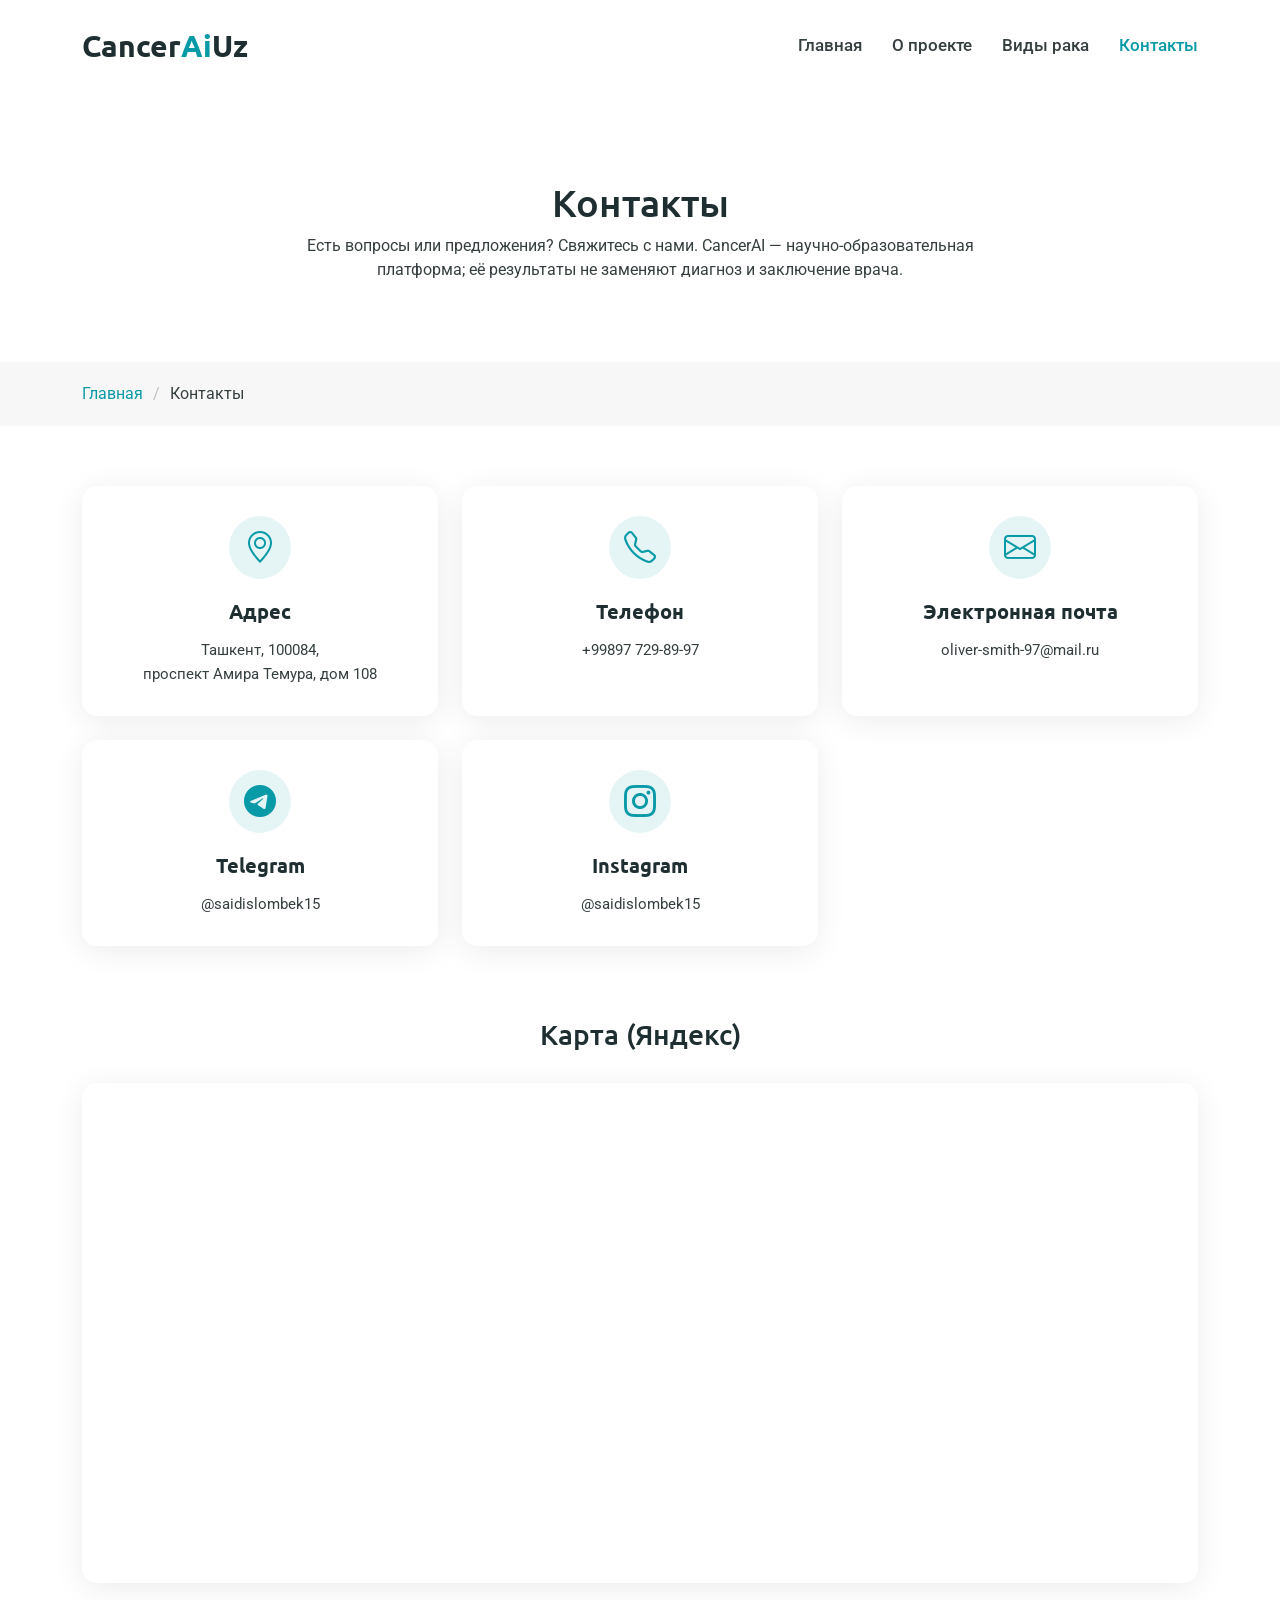
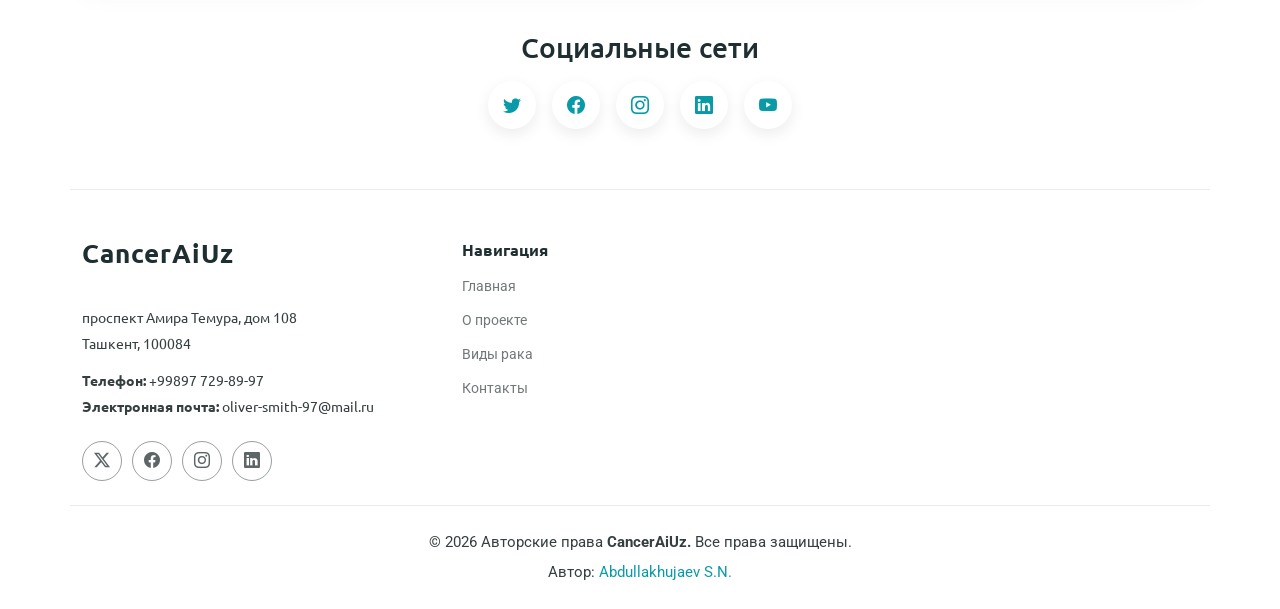
<file: pages/contact.html>
<!DOCTYPE html>

<html lang="ru">
<head>
<meta charset="utf-8"/>
<meta content="width=device-width, initial-scale=1.0" name="viewport"/>
<title>CancerAI — контакты</title>
<meta content="Контакты CancerAI.uz: адрес, телефон, электронная почта, Telegram и социальные сети." name="description"/>
<meta content="CancerAI, контакты, Ташкент, телефон, электронная почта, Telegram, Instagram" name="keywords"/>
<!-- Favicons -->
<link href="../assets/favicons/apple-touch-icon.png" rel="apple-touch-icon" sizes="180x180"/>
<link href="../assets/favicons/favicon-32x32.png" rel="icon" sizes="32x32" type="image/png"/>
<link href="../assets/favicons/favicon-16x16.png" rel="icon" sizes="16x16" type="image/png"/>
<link href="../assets/favicons/site.webmanifest" rel="manifest"/>
<!-- Fonts -->
<link href="https://fonts.googleapis.com" rel="preconnect"/>
<link crossorigin="" href="https://fonts.gstatic.com" rel="preconnect"/>
<link href="https://fonts.googleapis.com/css2?family=Roboto:ital,wght@0,100;0,300;0,400;0,500;0,700;0,900;1,100;1,300;1,400;1,500;1,700;1,900&amp;family=Poppins:ital,wght@0,100;0,200;0,300;0,400;0,500;0,600;0,700;0,800;0,900;1,100;1,200;1,300;1,400;1,500;1,600;1,700;1,800;1,900&amp;family=Ubuntu:ital,wght@0,300;0,400;0,500;0,700;1,300;1,400;1,500;1,700&amp;display=swap" rel="stylesheet"/>
<!-- Vendor CSS Files -->
<link href="../assets/vendor/bootstrap/css/bootstrap.min.css" rel="stylesheet"/>
<link href="../assets/vendor/bootstrap-icons/bootstrap-icons.css" rel="stylesheet"/>
<link href="../assets/vendor/aos/aos.css" rel="stylesheet"/>
<link href="../assets/vendor/glightbox/css/glightbox.min.css" rel="stylesheet"/>
<link href="../assets/vendor/fontawesome-free/css/all.min.css" rel="stylesheet"/>
<link href="../assets/vendor/swiper/swiper-bundle.min.css" rel="stylesheet"/>
<!-- header CSS File -->
<link href="../assets/css/header.css" rel="stylesheet"/>
<!-- Contact CSS File -->
<link href="../assets/css/contact.css" rel="stylesheet"/>
<!-- Footer CSS File -->
<link href="../assets/css/footer.css" rel="stylesheet"/>
<!-- =======================================================
  * Template Name: MediNest
  * Template URL: https://bootstrapmade.com/medinest-bootstrap-hospital-template/
  * Updated: Aug 11 2025 with Bootstrap v5.3.7
  * Author: BootstrapMade.com
  * License: https://bootstrapmade.com/license/
  ======================================================== -->
</head>
<body class="contact-page">
<header class="header d-flex align-items-center fixed-top" id="header">
<div class="container position-relative d-flex align-items-center justify-content-between">
<a class="logo d-flex align-items-center me-auto me-xl-0" href="index.html">
<h1 class="sitename">Cancer<span>Ai</span>Uz</h1>
</a>
<nav class="navmenu" id="navmenu">
<ul>
<li><a href="index.html">Главная</a></li>
<li><a href="about.html">О проекте</a></li>
<li><a href="types-of-desiase.html">Виды рака</a></li>
<li><a class="active" href="contact.html">Контакты</a></li>
</ul>
<i class="mobile-nav-toggle d-xl-none bi bi-list"></i>
</nav>
</div>
</header>
<main class="main">
<!-- Page Title -->
<div class="page-title">
<div class="heading">
<div class="container">
<div class="row d-flex justify-content-center text-center">
<div class="col-lg-8">
<h1 class="heading-title">Контакты</h1>
<p class="mb-0">Есть вопросы или предложения? Свяжитесь с нами. CancerAI — научно-образовательная платформа; её результаты не заменяют диагноз и заключение врача.</p>
</div>
</div>
</div>
</div>
<nav class="breadcrumbs">
<div class="container">
<ol>
<li><a href="index.html">Главная</a></li>
<li class="current">Контакты</li>
</ol>
</div>
</nav>
</div><!-- End Page Title -->
<!-- Contact Section -->
<section class="contact section" id="contact">
<div class="container" data-aos="fade-up" data-aos-delay="100">
<div class="row gy-4">
<div class="col-lg-4" data-aos="fade-up" data-aos-delay="200">
<div class="info-box">
<i class="bi bi-geo-alt"></i>
<h3>Адрес</h3>
<p>Ташкент, 100084,<br/>проспект Амира Темура, дом 108</p>
</div>
</div>
<div class="col-lg-4" data-aos="fade-up" data-aos-delay="300">
<div class="info-box">
<i class="bi bi-telephone"></i>
<h3>Телефон</h3>
<p>+99897 729-89-97</p>
</div>
</div>
<div class="col-lg-4" data-aos="fade-up" data-aos-delay="400">
<div class="info-box">
<i class="bi bi-envelope"></i>
<h3>Электронная почта</h3>
<p>oliver-smith-97@mail.ru</p>
</div>
</div>
<div class="col-lg-4" data-aos="fade-up" data-aos-delay="400">
<div class="info-box">
<i class="bi bi-telegram"></i>
<h3>Telegram</h3>
<p>@saidislombek15</p>
</div>
</div>
<div class="col-lg-4" data-aos="fade-up" data-aos-delay="400">
<div class="info-box">
<i class="bi bi-instagram"></i>
<h3>Instagram</h3>
<p>@saidislombek15</p>
</div>
</div>
</div>
<div class="row gy-4 mt-4">
<h3 class="text-center mt-5">Карта (Яндекс)</h3>
<div class="col-lg-12" data-aos="fade-up" data-aos-delay="500">
<div class="map-container">
<iframe allowfullscreen="" frameborder="0" height="500" loading="lazy" referrerpolicy="no-referrer-when-downgrade" src="https://yandex.com/map-widget/v1/?um=constructor%3A767cc860a11a464eaa2597e8e8692d4d58763bc8a8db451773da5896af07bfae&amp;source=constructor" width="100%"></iframe>
</div>
</div>
</div>
<h3 class="text-center mt-5">Социальные сети</h3>
<div class="social-links text-center mt-3" data-aos="zoom-in" data-aos-delay="700">
<a class="twitter" href="#"><i class="bi bi-twitter"></i></a>
<a class="facebook" href="#"><i class="bi bi-facebook"></i></a>
<a class="instagram" href="#"><i class="bi bi-instagram"></i></a>
<a class="linkedin" href="#"><i class="bi bi-linkedin"></i></a>
<a class="youtube" href="#"><i class="bi bi-youtube"></i></a>
</div>
</div>
</section><!-- /Contact Section -->
</main>
<footer class="footer position-relative" id="footer">
<div class="container footer-top">
<div class="row gy-4">
<div class="col-lg-4 col-md-6 footer-about">
<a class="logo d-flex align-items-center" href="index.html">
<span class="sitename">CancerAiUz</span>
</a>
<div class="footer-contact pt-3">
<p>проспект Амира Темура, дом 108</p>
<p>Ташкент, 100084</p>
<p class="mt-3"><strong>Телефон:</strong> <span>+99897 729-89-97</span></p>
<p><strong>Электронная почта:</strong> <span>oliver-smith-97@mail.ru</span></p>
</div>
<div class="social-links d-flex mt-4">
<a href=""><i class="bi bi-twitter-x"></i></a>
<a href=""><i class="bi bi-facebook"></i></a>
<a href=""><i class="bi bi-instagram"></i></a>
<a href=""><i class="bi bi-linkedin"></i></a>
</div>
</div>
<div class="col-lg-2 col-md-3 footer-links">
<h4>Навигация</h4>
<ul>
<li><a href="index.html">Главная</a></li>
<li><a href="about.html">О проекте</a></li>
<li><a href="types-of-desiase.html">Виды рака</a></li>
<li><a href="contact.html">Контакты</a></li>
</ul>
</div>
</div>
</div>
<div class="container copyright text-center mt-4">
<p>© 2026 <span>Авторские права</span> <strong>CancerAiUz.</strong> <span>Все права защищены.</span></p>
<div class="credits">Автор: <a href="https://t.me/saidislombek15/" target="_blank">Abdullakhujaev S.N.</a>
</div>
</div>
</footer>
<!-- Scroll Top -->
<a class="scroll-top d-flex align-items-center justify-content-center" href="#" id="scroll-top"><i class="bi bi-arrow-up-short"></i></a>
<!-- Preloader -->
<div id="preloader"></div>
<!-- Vendor JS Files -->
<script src="../assets/vendor/bootstrap/js/bootstrap.bundle.min.js"></script>
<script src="../assets/vendor/php-email-form/validate.js"></script>
<script src="../assets/vendor/aos/aos.js"></script>
<script src="../assets/vendor/glightbox/js/glightbox.min.js"></script>
<script src="../assets/vendor/purecounter/purecounter_vanilla.js"></script>
<script src="../assets/vendor/imagesloaded/imagesloaded.pkgd.min.js"></script>
<script src="../assets/vendor/isotope-layout/isotope.pkgd.min.js"></script>
<script src="../assets/vendor/swiper/swiper-bundle.min.js"></script>
<!-- Main JS File -->
<script src="../assets/js/main.js"></script>
</body>
</html>
</file>
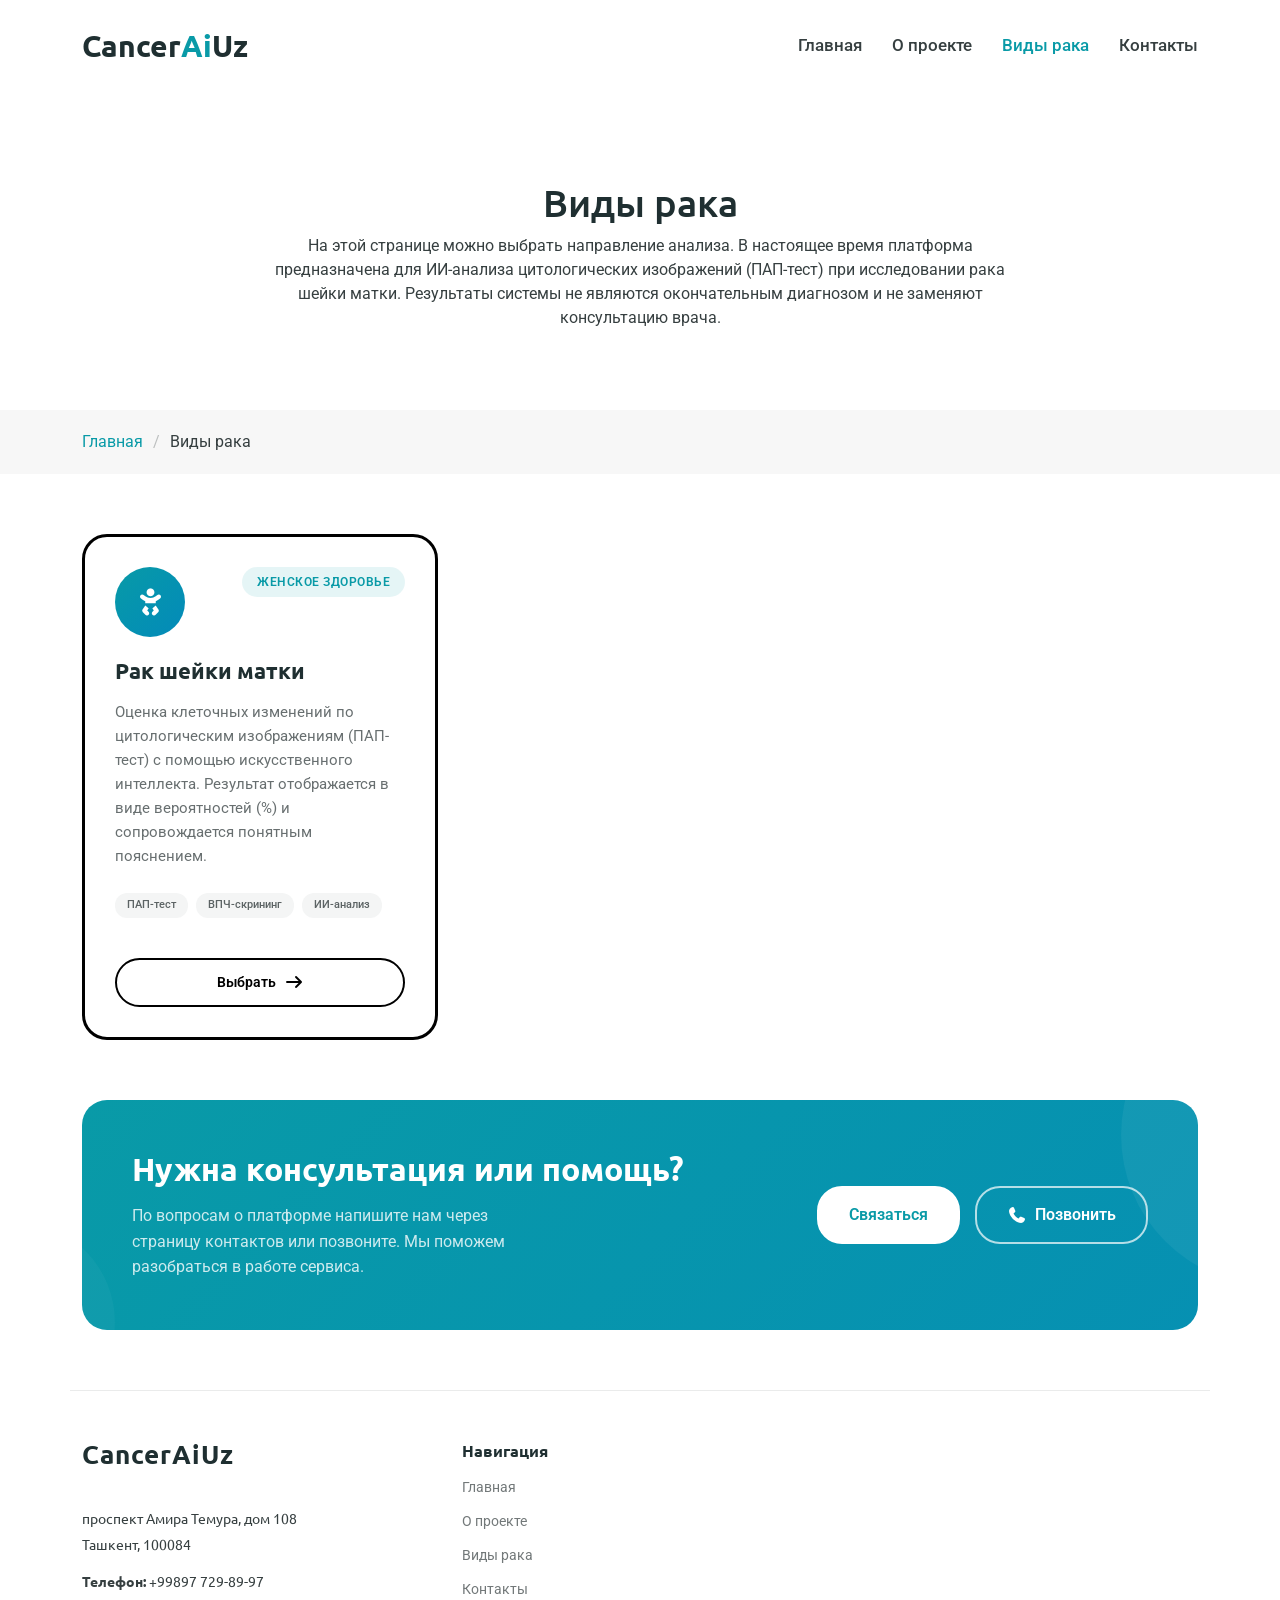
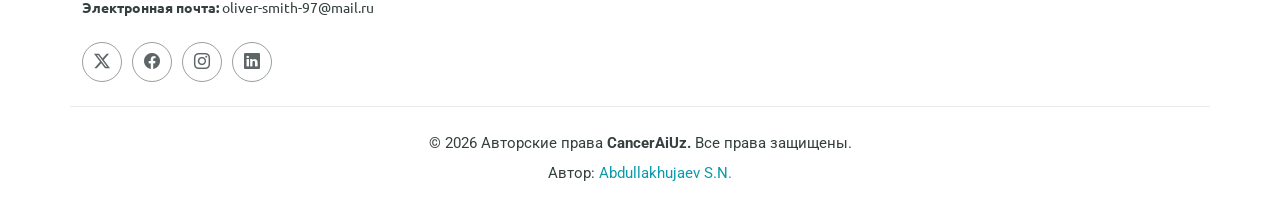
<file: pages/types-of-desiase.html>
<!DOCTYPE html>

<html lang="ru">
<head>
<meta charset="utf-8"/>
<meta content="width=device-width, initial-scale=1.0" name="viewport"/>
<title>CancerAI — виды рака</title>
<meta content="CancerAI: выберите вид исследования и перейдите к ИИ-анализу цитологических изображений." name="description"/>
<meta content="CancerAI, виды рака, рак шейки матки, цитология, ПАП-тест, ВПЧ, искусственный интеллект" name="keywords"/>
<!-- Favicons -->
<link href="../assets/favicons/apple-touch-icon.png" rel="apple-touch-icon" sizes="180x180"/>
<link href="../assets/favicons/favicon-32x32.png" rel="icon" sizes="32x32" type="image/png"/>
<link href="../assets/favicons/favicon-16x16.png" rel="icon" sizes="16x16" type="image/png"/>
<link href="../assets/favicons/site.webmanifest" rel="manifest"/>
<!-- Fonts -->
<link href="https://fonts.googleapis.com" rel="preconnect"/>
<link crossorigin="" href="https://fonts.gstatic.com" rel="preconnect"/>
<link href="https://fonts.googleapis.com/css2?family=Roboto:ital,wght@0,100;0,300;0,400;0,500;0,700;0,900;1,100;1,300;1,400;1,500;1,700;1,900&amp;family=Poppins:ital,wght@0,100;0,200;0,300;0,400;0,500;0,600;0,700;0,800;0,900;1,100;1,200;1,300;1,400;1,500;1,600;1,700;1,800;1,900&amp;family=Ubuntu:ital,wght@0,300;0,400;0,500;0,700;1,300;1,400;1,500;1,700&amp;display=swap" rel="stylesheet"/>
<!-- Vendor CSS Files -->
<link href="../assets/vendor/bootstrap/css/bootstrap.min.css" rel="stylesheet"/>
<link href="../assets/vendor/bootstrap-icons/bootstrap-icons.css" rel="stylesheet"/>
<link href="../assets/vendor/aos/aos.css" rel="stylesheet"/>
<link href="../assets/vendor/glightbox/css/glightbox.min.css" rel="stylesheet"/>
<link href="../assets/vendor/fontawesome-free/css/all.min.css" rel="stylesheet"/>
<link href="../assets/vendor/swiper/swiper-bundle.min.css" rel="stylesheet"/>
<!-- header CSS File -->
<link href="../assets/css/header.css" rel="stylesheet"/>
<!-- Types-of-desiase CSS File -->
<link href="../assets/css/types-of-desiase.css" rel="stylesheet"/>
<!-- Footer CSS File -->
<link href="../assets/css/footer.css" rel="stylesheet"/>
<!-- =======================================================
  * Template Name: MediNest
  * Template URL: https://bootstrapmade.com/medinest-bootstrap-hospital-template/
  * Updated: Aug 11 2025 with Bootstrap v5.3.7
  * Author: BootstrapMade.com
  * License: https://bootstrapmade.com/license/
  ======================================================== -->
</head>
<body class="services-page">
<header class="header d-flex align-items-center fixed-top" id="header">
<div class="container position-relative d-flex align-items-center justify-content-between">
<a class="logo d-flex align-items-center me-auto me-xl-0" href="index.html">
<!-- Uncomment the line below if you also wish to use an image logo -->
<!-- <img src="assets/img/logo.webp" alt=""> -->
<h1 class="sitename">Cancer<span>Ai</span>Uz</h1>
</a>
<nav class="navmenu" id="navmenu">
<ul>
<li><a href="index.html">Главная</a></li>
<li><a href="about.html">О проекте</a></li>
<li><a class="active" href="types-of-desiase.html">Виды рака</a></li>
<li><a href="contact.html">Контакты</a></li>
</ul>
<i class="mobile-nav-toggle d-xl-none bi bi-list"></i>
</nav>
</div>
</header>
<main class="main">
<!-- Page Title -->
<div class="page-title">
<div class="heading">
<div class="container">
<div class="row d-flex justify-content-center text-center">
<div class="col-lg-8">
<h1 class="heading-title">Виды рака</h1>
<p class="mb-0">На этой странице можно выбрать направление анализа. В настоящее время платформа предназначена для ИИ-анализа цитологических изображений (ПАП-тест) при исследовании рака шейки матки. Результаты системы не являются окончательным диагнозом и не заменяют консультацию врача.</p>
</div>
</div>
</div>
</div>
<nav class="breadcrumbs">
<div class="container">
<ol>
<li><a href="index.html">Главная</a></li>
<li class="current">Виды рака</li>
</ol>
</div>
</nav>
</div><!-- End Page Title -->
<!-- Services Section -->
<section class="services section" id="services">
<div class="container" data-aos="fade-up" data-aos-delay="100">
<div class="services-grid">
<div class="row g-4">
<div class="col-lg-4 col-md-6" data-aos="zoom-in" data-aos-delay="600">
<div class="service-card maternal">
<div class="service-header">
<div class="service-icon">
<i class="fas fa-baby"></i>
</div>
<span class="service-category">Женское здоровье</span>
</div>
<div class="service-body">
<h4>Рак шейки матки</h4>
<p>Оценка клеточных изменений по цитологическим изображениям (ПАП-тест) с помощью искусственного интеллекта. Результат отображается в виде вероятностей (%) и сопровождается понятным пояснением.</p>
<div class="service-features">
<span class="feature-badge">ПАП-тест</span>
<span class="feature-badge">ВПЧ-скрининг</span>
<span class="feature-badge">ИИ-анализ</span>
</div>
</div>
<div class="service-footer">
<a class="service-btn" href="cc_desiase.html">Выбрать<i class="fas fa-arrow-right"></i>
</a>
</div>
</div>
</div>
</div>
</div>
<div class="appointment-banner" data-aos="fade-up" data-aos-delay="900">
<div class="banner-content">
<div class="banner-text">
<h3>Нужна консультация или помощь?</h3>
<p>По вопросам о платформе напишите нам через страницу контактов или позвоните. Мы поможем разобраться в работе сервиса.</p>
</div>
<div class="banner-actions">
<a class="btn-primary" href="contact.html">Связаться</a>
<a class="btn-secondary" href="tel:+998977298997">
<i class="fas fa-phone"></i>Позвонить</a>
</div>
</div>
</div>
</div>
</section><!-- /Services Section -->
</main>
<footer class="footer position-relative" id="footer">
<div class="container footer-top">
<div class="row gy-4">
<div class="col-lg-4 col-md-6 footer-about">
<a class="logo d-flex align-items-center" href="index.html">
<span class="sitename">CancerAiUz</span>
</a>
<div class="footer-contact pt-3">
<p>проспект Амира Темура, дом 108</p>
<p>Ташкент, 100084</p>
<p class="mt-3"><strong>Телефон:</strong> <span>+99897 729-89-97</span></p>
<p><strong>Электронная почта:</strong> <span>oliver-smith-97@mail.ru</span></p>
</div>
<div class="social-links d-flex mt-4">
<a href=""><i class="bi bi-twitter-x"></i></a>
<a href=""><i class="bi bi-facebook"></i></a>
<a href=""><i class="bi bi-instagram"></i></a>
<a href=""><i class="bi bi-linkedin"></i></a>
</div>
</div>
<div class="col-lg-2 col-md-3 footer-links">
<h4>Навигация</h4>
<ul>
<li><a href="index.html">Главная</a></li>
<li><a href="about.html">О проекте</a></li>
<li><a href="types-of-desiase.html">Виды рака</a></li>
<li><a href="contact.html">Контакты</a></li>
</ul>
</div>
</div>
</div>
<div class="container copyright text-center mt-4">
<p>© 2026 <span>Авторские права</span> <strong>CancerAiUz.</strong> <span>Все права защищены.</span></p>
<div class="credits">
<!-- All the links in the footer should remain intact. -->
<!-- You can delete the links only if you've purchased the pro version. -->
<!-- Licensing information: https://bootstrapmade.com/license/ -->
<!-- Purchase the pro version with working PHP/AJAX contact form: [buy-url] -->Автор: <a href="https://t.me/saidislombek15/" target="_blank">Abdullakhujaev S.N.</a>
</div>
</div>
</footer>
<!-- Scroll Top -->
<a class="scroll-top d-flex align-items-center justify-content-center" href="#" id="scroll-top"><i class="bi bi-arrow-up-short"></i></a>
<!-- Preloader -->
<div id="preloader"></div>
<!-- Vendor JS Files -->
<script src="../assets/vendor/bootstrap/js/bootstrap.bundle.min.js"></script>
<script src="../assets/vendor/php-email-form/validate.js"></script>
<script src="../assets/vendor/aos/aos.js"></script>
<script src="../assets/vendor/glightbox/js/glightbox.min.js"></script>
<script src="../assets/vendor/purecounter/purecounter_vanilla.js"></script>
<script src="../assets/vendor/imagesloaded/imagesloaded.pkgd.min.js"></script>
<script src="../assets/vendor/isotope-layout/isotope.pkgd.min.js"></script>
<script src="../assets/vendor/swiper/swiper-bundle.min.js"></script>
<!-- Main JS File -->
<script src="../assets/js/main.js"></script>
</body>
</html>
</file>
<file: assets/css/header.css>
@charset "UTF-8";

/* Fonts */
:root {
  --default-font: "Roboto",  system-ui, -apple-system, "Segoe UI", Roboto, "Helvetica Neue", Arial, "Noto Sans", "Liberation Sans", sans-serif, "Apple Color Emoji", "Segoe UI Emoji", "Segoe UI Symbol", "Noto Color Emoji";
  --heading-font: "Ubuntu",  sans-serif;
  --nav-font: "Roboto",  sans-serif;
}

/* Global Colors - The following color variables are used throughout the website. Updating them here will change the color scheme of the entire website */
:root { 
  --background-color: #ffffff; /* Background color for the entire website, including individual sections */
  --default-color: #363f40; /* Default color used for the majority of the text content across the entire website */
  --heading-color: #1f2f31; /* Color for headings, subheadings and title throughout the website */
  --accent-color: #099aa7; 
  /* Accent color that represents your brand on the website. It's used for buttons, links, and other elements that need to stand out */
  /* --accent-color: #ffc0cb;  */
  /* Accent color that represents your brand on the website. It's used for buttons, links, and other elements that need to stand out */
  --surface-color: #ffffff; /* The surface color is used as a background of boxed elements within sections, such as cards, icon boxes, or other elements that require a visual separation from the global background. */
  --contrast-color: #ffffff; /* Contrast color for text, ensuring readability against backgrounds of accent, heading, or default colors. */
}

/* Nav Menu Colors - The following color variables are used specifically for the navigation menu. They are separate from the global colors to allow for more customization options */
:root {
  --nav-color: #363f40;  /* The default color of the main navmenu links */
  --nav-hover-color: #099aa7; 
  /* Applied to main navmenu links when they are hovered over or active */
  /* --nav-hover-color: #ffc0cb;  */
  --nav-mobile-background-color: #ffffff; /* Used as the background color for mobile navigation menu */
  --nav-dropdown-background-color: #ffffff; /* Used as the background color for dropdown items that appear when hovering over primary navigation items */
  --nav-dropdown-color: #363f40; /* Used for navigation links of the dropdown items in the navigation menu. */
  --nav-dropdown-hover-color: #099aa7; /* Similar to --nav-hover-color, this color is applied to dropdown navigation links when they are hovered over. */
}

/* Color Presets - These classes override global colors when applied to any section or element, providing reuse of the sam color scheme. */

.light-background {
  --background-color: #f7f9f9;
  --surface-color: #ffffff;
}

.dark-background {
  --background-color: #021418;
  --default-color: #ffffff;
  --heading-color: #ffffff;
  --surface-color: #11262a;
  --contrast-color: #ffffff;
}

/* Smooth scroll */
:root {
  scroll-behavior: smooth;
}

/*--------------------------------------------------------------
# General Styling & Shared Classes
--------------------------------------------------------------*/
body {
  color: var(--default-color);
  background-color: var(--background-color);
  font-family: var(--default-font);
}

a {
  color: var(--accent-color);
  text-decoration: none;
  transition: 0.3s;
}

a:hover {
  color: color-mix(in srgb, var(--accent-color), transparent 25%);
  text-decoration: none;
}

h1,
h2,
h3,
h4,
h5,
h6 {
  color: var(--heading-color);
  font-family: var(--heading-font);
}

/* PHP Email Form Messages
------------------------------*/
.php-email-form .error-message {
  display: none;
  background: #df1529;
  color: #ffffff;
  text-align: left;
  padding: 15px;
  margin-bottom: 24px;
  font-weight: 600;
}

.php-email-form .sent-message {
  display: none;
  color: #ffffff;
  background: #059652;
  text-align: center;
  padding: 15px;
  margin-bottom: 24px;
  font-weight: 600;
}

.php-email-form .loading {
  display: none;
  background: var(--surface-color);
  text-align: center;
  padding: 15px;
  margin-bottom: 24px;
}

.php-email-form .loading:before {
  content: "";
  display: inline-block;
  border-radius: 50%;
  width: 24px;
  height: 24px;
  margin: 0 10px -6px 0;
  border: 3px solid var(--accent-color);
  border-top-color: var(--surface-color);
  animation: php-email-form-loading 1s linear infinite;
}

@keyframes php-email-form-loading {
  0% {
    transform: rotate(0deg);
  }

  100% {
    transform: rotate(360deg);
  }
}

/*--------------------------------------------------------------
# Global Header
--------------------------------------------------------------*/
.header {
  --background-color: rgba(255, 255, 255, 0);
  color: var(--default-color);
  background-color: var(--background-color);
  padding: 15px 0;
  transition: all 0.5s;
  z-index: 997;
}

.header .logo {
  line-height: 1;
}

.header .logo img {
  max-height: 36px;
  margin-right: 8px;
}

.header .logo h1 {
  font-size: 30px;
  margin: 0;
  font-weight: 700;
  color: var(--heading-color);
}

.header .logo h1 span {
  color: var(--accent-color);
}

.header .btn-getstarted,
.header .btn-getstarted:focus {
  color: var(--contrast-color);
  background: var(--accent-color);
  font-size: 14px;
  padding: 8px 26px;
  margin: 0;
  border-radius: 4px;
  transition: 0.3s;
}

.header .btn-getstarted:hover,
.header .btn-getstarted:focus:hover {
  color: var(--contrast-color);
  background: color-mix(in srgb, var(--accent-color), transparent 15%);
}

@media (max-width: 1200px) {
  .header .logo {
    order: 1;
  }

  .header .btn-getstarted {
    order: 2;
    margin: 0 15px 0 0;
    padding: 6px 20px;
  }

  .header .navmenu {
    order: 3;
  }
}

.scrolled .header {
  box-shadow: 0px 0 18px rgba(0, 0, 0, 0.1);
}

/* Global Header on Scroll
------------------------------*/
.scrolled .header {
  --background-color: #ffffff;
}

/*--------------------------------------------------------------
# Navigation Menu
--------------------------------------------------------------*/
/* Navmenu - Desktop */
@media (min-width: 1200px) {
  .navmenu {
    padding: 0;
  }

  .navmenu ul {
    margin: 0;
    padding: 0;
    display: flex;
    list-style: none;
    align-items: center;
  }

  .navmenu li {
    position: relative;
  }

  .navmenu a,
  .navmenu a:focus {
    color: var(--nav-color);
    padding: 18px 15px;
    font-size: 17px;
    font-family: var(--nav-font);
    font-weight: 500;
    display: flex;
    align-items: center;
    justify-content: space-between;
    white-space: nowrap;
    transition: 0.3s;
  }

  .navmenu a i,
  .navmenu a:focus i {
    font-size: 12px;
    line-height: 0;
    margin-left: 5px;
    transition: 0.3s;
  }

  .navmenu li:last-child a {
    padding-right: 0;
  }

  .navmenu li:hover>a,
  .navmenu .active,
  .navmenu .active:focus {
    color: var(--nav-hover-color);
  }

  .navmenu .dropdown ul {
    margin: 0;
    padding: 10px 0;
    background: var(--nav-dropdown-background-color);
    display: block;
    position: absolute;
    visibility: hidden;
    left: 14px;
    top: 130%;
    opacity: 0;
    transition: 0.3s;
    border-radius: 4px;
    z-index: 99;
    box-shadow: 0px 0px 30px rgba(0, 0, 0, 0.1);
  }

  .navmenu .dropdown ul li {
    min-width: 200px;
  }

  .navmenu .dropdown ul a {
    padding: 10px 20px;
    font-size: 15px;
    text-transform: none;
    color: var(--nav-dropdown-color);
  }

  .navmenu .dropdown ul a i {
    font-size: 12px;
  }

  .navmenu .dropdown ul a:hover,
  .navmenu .dropdown ul .active:hover,
  .navmenu .dropdown ul li:hover>a {
    color: var(--nav-dropdown-hover-color);
  }

  .navmenu .dropdown:hover>ul {
    opacity: 1;
    top: 100%;
    visibility: visible;
  }

  .navmenu .dropdown .dropdown ul {
    top: 0;
    left: -90%;
    visibility: hidden;
  }

  .navmenu .dropdown .dropdown:hover>ul {
    opacity: 1;
    top: 0;
    left: -100%;
    visibility: visible;
  }
}

/* Navmenu - Mobile */
@media (max-width: 1199px) {
  .mobile-nav-toggle {
    color: var(--nav-color);
    font-size: 28px;
    line-height: 0;
    margin-right: 10px;
    cursor: pointer;
    transition: color 0.3s;
  }

  .navmenu {
    padding: 0;
    z-index: 9997;
  }

  .navmenu ul {
    display: none;
    list-style: none;
    position: absolute;
    inset: 60px 20px 20px 20px;
    padding: 10px 0;
    margin: 0;
    border-radius: 6px;
    background-color: var(--nav-mobile-background-color);
    overflow-y: auto;
    transition: 0.3s;
    z-index: 9998;
    box-shadow: 0px 0px 30px rgba(0, 0, 0, 0.1);
  }

  .navmenu a,
  .navmenu a:focus {
    color: var(--nav-dropdown-color);
    padding: 10px 20px;
    font-family: var(--nav-font);
    font-size: 17px;
    font-weight: 500;
    display: flex;
    align-items: center;
    justify-content: space-between;
    white-space: nowrap;
    transition: 0.3s;
  }

  .navmenu a i,
  .navmenu a:focus i {
    font-size: 12px;
    line-height: 0;
    margin-left: 5px;
    width: 30px;
    height: 30px;
    display: flex;
    align-items: center;
    justify-content: center;
    border-radius: 50%;
    transition: 0.3s;
    background-color: color-mix(in srgb, var(--accent-color), transparent 90%);
  }

  .navmenu a i:hover,
  .navmenu a:focus i:hover {
    background-color: var(--accent-color);
    color: var(--contrast-color);
  }

  .navmenu a:hover,
  .navmenu .active,
  .navmenu .active:focus {
    color: var(--nav-dropdown-hover-color);
  }

  .navmenu .active i,
  .navmenu .active:focus i {
    background-color: var(--accent-color);
    color: var(--contrast-color);
    transform: rotate(180deg);
  }

  .navmenu .dropdown ul {
    position: static;
    display: none;
    z-index: 99;
    padding: 10px 0;
    margin: 10px 20px;
    background-color: var(--nav-dropdown-background-color);
    border: 1px solid color-mix(in srgb, var(--default-color), transparent 90%);
    box-shadow: none;
    transition: all 0.5s ease-in-out;
  }

  .navmenu .dropdown ul ul {
    background-color: rgba(33, 37, 41, 0.1);
  }

  .navmenu .dropdown>.dropdown-active {
    display: block;
    background-color: rgba(33, 37, 41, 0.03);
  }

  .mobile-nav-active {
    overflow: hidden;
  }

  .mobile-nav-active .mobile-nav-toggle {
    color: #fff;
    position: absolute;
    font-size: 32px;
    top: 15px;
    right: 15px;
    margin-right: 0;
    z-index: 9999;
  }

  .mobile-nav-active .navmenu {
    position: fixed;
    overflow: hidden;
    inset: 0;
    background: rgba(33, 37, 41, 0.8);
    transition: 0.3s;
  }

  .mobile-nav-active .navmenu>ul {
    display: block;
  }
}

/*--------------------------------------------------------------
# Preloader
--------------------------------------------------------------*/
#preloader {
  position: fixed;
  inset: 0;
  z-index: 9999;
  overflow: hidden;
  background-color: var(--background-color);
  transition: all 0.6s ease-out;
  width: 100%;
  height: 100vh;
}

#preloader:before,
#preloader:after {
  content: "";
  position: absolute;
  border: 4px solid var(--accent-color);
  border-radius: 50%;
  animation: animate-preloader 2s cubic-bezier(0, 0.2, 0.8, 1) infinite;
}

#preloader:after {
  animation-delay: -0.5s;
}

@keyframes animate-preloader {
  0% {
    width: 10px;
    height: 10px;
    top: calc(50% - 5px);
    left: calc(50% - 5px);
    opacity: 1;
  }

  100% {
    width: 72px;
    height: 72px;
    top: calc(50% - 36px);
    left: calc(50% - 36px);
    opacity: 0;
  }
}

/*--------------------------------------------------------------
# Scroll Top Button
--------------------------------------------------------------*/
.scroll-top {
  position: fixed;
  visibility: hidden;
  opacity: 0;
  right: 15px;
  bottom: -15px;
  z-index: 99999;
  background-color: var(--accent-color);
  width: 44px;
  height: 44px;
  border-radius: 50px;
  transition: all 0.4s;
}

.scroll-top i {
  font-size: 24px;
  color: var(--contrast-color);
  line-height: 0;
}

.scroll-top:hover {
  background-color: color-mix(in srgb, var(--accent-color), transparent 20%);
  color: var(--contrast-color);
}

.scroll-top.active {
  visibility: visible;
  opacity: 1;
  bottom: 15px;
}

/*--------------------------------------------------------------
# Disable aos animation delay on mobile devices
--------------------------------------------------------------*/
@media screen and (max-width: 768px) {
  [data-aos-delay] {
    transition-delay: 0 !important;
  }
}

/*--------------------------------------------------------------
# Global Page Titles & Breadcrumbs
--------------------------------------------------------------*/
.page-title {
  color: var(--default-color);
  background-color: var(--background-color);
  position: relative;
  padding-top: 100px;
}

.page-title .heading {
  padding: 80px 0;
}

.page-title .heading h1 {
  font-size: 38px;
  font-weight: 500;
}

.page-title nav {
  background-color: color-mix(in srgb, var(--default-color), transparent 96%);
  padding: 20px 0;
}

.page-title nav ol {
  display: flex;
  flex-wrap: wrap;
  list-style: none;
  padding: 0;
  margin: 0;
  font-size: 16px;
  font-weight: 400;
}

.page-title nav ol li+li {
  padding-left: 10px;
}

.page-title nav ol li+li::before {
  content: "/";
  display: inline-block;
  padding-right: 10px;
  color: color-mix(in srgb, var(--default-color), transparent 70%);
}

/*--------------------------------------------------------------
# Global Sections
--------------------------------------------------------------*/
section,
.section {
  color: var(--default-color);
  background-color: var(--background-color);
  padding: 60px 0;
  scroll-margin-top: 90px;
  overflow: clip;
}

@media (max-width: 1199px) {

  section,
  .section {
    scroll-margin-top: 66px;
  }
}

/*--------------------------------------------------------------
# Global Section Titles
--------------------------------------------------------------*/
.section-title {
  text-align: center;
  padding-bottom: 60px;
  position: relative;
}

.section-title h2 {
  font-size: 32px;
  font-weight: 500;
  margin-bottom: 20px;
  padding-bottom: 20px;
  position: relative;
}

.section-title h2:before {
  content: "";
  position: absolute;
  display: block;
  width: 160px;
  height: 1px;
  background: color-mix(in srgb, var(--default-color), transparent 60%);
  left: 0;
  right: 0;
  bottom: 1px;
  margin: auto;
}

.section-title h2::after {
  content: "";
  position: absolute;
  display: block;
  width: 60px;
  height: 3px;
  background: var(--accent-color);
  left: 0;
  right: 0;
  bottom: 0;
  margin: auto;
}

.section-title p {
  margin-bottom: 0;
}
</file>
<file: assets/css/index.css>
/* --------------------------------------------------------------
   Hero Section (из шаблона, без других страниц)
-------------------------------------------------------------- */
/*--------------------------------------------------------------
# Hero Section
--------------------------------------------------------------*/
.hero {
  padding-top: 120px;
  position: relative;
  background: linear-gradient(135deg, color-mix(in srgb, var(--accent-color), transparent 95%) 0%, color-mix(in srgb, var(--surface-color), transparent 0%) 100%);
  overflow: hidden;
  padding-bottom: 80px;
  min-height: 80vh;
  display: flex;
  align-items: center;
}

.hero .hero-image {
  position: relative;
}

.hero .hero-image .main-image {
  border-radius: 30px;
  box-shadow: 0 30px 80px color-mix(in srgb, var(--accent-color), transparent 80%);
  transform: rotate(-2deg);
  transition: all 0.3s ease;
}

.hero .hero-image .main-image:hover {
  transform: rotate(0deg) scale(1.02);
}

.hero .hero-image .floating-card {
  position: absolute;
  background-color: var(--surface-color);
  border-radius: 20px;
  padding: 1.5rem;
  box-shadow: 0 20px 60px color-mix(in srgb, var(--default-color), transparent 85%);
  backdrop-filter: blur(20px);
  border: 1px solid color-mix(in srgb, var(--accent-color), transparent 80%);
}

.hero .hero-image .floating-card.emergency-card {
  top: 20px;
  left: -30px;
  z-index: 3;
}

.hero .hero-image .floating-card.emergency-card .card-content {
  display: flex;
  align-items: center;
  gap: 1rem;
}

.hero .hero-image .floating-card.emergency-card .card-content i {
  font-size: 2rem;
  color: var(--accent-color);
  padding: 15px;
  background-color: color-mix(in srgb, var(--accent-color), transparent 90%);
  border-radius: 15px;
}

.hero .hero-image .floating-card.emergency-card .card-content .text {
  display: flex;
  flex-direction: column;
}

.hero .hero-image .floating-card.emergency-card .card-content .text .label {
  font-size: 0.875rem;
  color: color-mix(in srgb, var(--default-color), transparent 40%);
  font-weight: 500;
}

.hero .hero-image .floating-card.emergency-card .card-content .text .number {
  font-size: 1.125rem;
  font-weight: 700;
  color: var(--heading-color);
}

.hero .hero-image .floating-card.stats-card {
  bottom: 30px;
  right: -40px;
  z-index: 3;
  display: flex;
  gap: 2rem;
}

.hero .hero-image .floating-card.stats-card .stat-item {
  text-align: center;
}

.hero .hero-image .floating-card.stats-card .stat-item .number {
  display: block;
  font-size: 1.75rem;
  font-weight: 700;
  color: var(--accent-color);
  line-height: 1;
}

.hero .hero-image .floating-card.stats-card .stat-item .label {
  font-size: 0.8rem;
  color: color-mix(in srgb, var(--default-color), transparent 40%);
  font-weight: 500;
}

@media (max-width: 992px) {
  .hero .hero-image {
    margin-bottom: 3rem;
  }

  .hero .hero-image .floating-card {
    position: static;
    margin: 1rem 0;
    transform: none;
  }

  .hero .hero-image .floating-card.stats-card {
    justify-content: center;
  }
}

.hero .hero-content {
  padding-left: 3rem;
}

@media (max-width: 992px) {
  .hero .hero-content {
    padding-left: 0;
  }
}

.hero .hero-content .badge-container {
  margin-bottom: 1.5rem;
}

.hero .hero-content .badge-container .hero-badge {
  display: inline-block;
  background: linear-gradient(135deg, var(--accent-color), color-mix(in srgb, var(--accent-color), black 20%));
  color: var(--contrast-color);
  padding: 8px 20px;
  border-radius: 25px;
  font-size: 0.875rem;
  font-weight: 600;
  text-transform: uppercase;
  letter-spacing: 0.5px;
}

.hero .hero-content .hero-title {
  font-size: 3.5rem;
  font-weight: 800;
  line-height: 1.2;
  margin-bottom: 1.5rem;
  color: var(--heading-color);
}

@media (max-width: 992px) {
  .hero .hero-content .hero-title {
    font-size: 2.8rem;
  }
}

@media (max-width: 768px) {
  .hero .hero-content .hero-title {
    font-size: 2.2rem;
  }
}

.hero .hero-content .hero-description {
  font-size: 1.2rem;
  line-height: 1.7;
  color: color-mix(in srgb, var(--default-color), transparent 20%);
  margin-bottom: 2.5rem;
}

@media (max-width: 768px) {
  .hero .hero-content .hero-description {
    font-size: 1.1rem;
  }
}

.hero .hero-stats {
  margin-bottom: 3rem;
}

.hero .hero-stats .stat-group {
  display: flex;
  gap: 2.5rem;
}

@media (max-width: 768px) {
  .hero .hero-stats .stat-group {
    flex-direction: column;
    gap: 1.5rem;
  }
}

.hero .hero-stats .stat-group .stat {
  display: flex;
  align-items: center;
  gap: 1rem;
}

.hero .hero-stats .stat-group .stat i {
  font-size: 2.5rem;
  color: var(--accent-color);
  padding: 15px;
  background: linear-gradient(135deg, color-mix(in srgb, var(--accent-color), transparent 90%) 0%, color-mix(in srgb, var(--accent-color), transparent 95%) 100%);
  border-radius: 20px;
}

.hero .hero-stats .stat-group .stat .stat-text {
  display: flex;
  flex-direction: column;
}

.hero .hero-stats .stat-group .stat .stat-text .number {
  font-size: 1.75rem;
  font-weight: 700;
  color: var(--heading-color);
  line-height: 1;
}

.hero .hero-stats .stat-group .stat .stat-text .label {
  font-size: 0.9rem;
  color: color-mix(in srgb, var(--default-color), transparent 40%);
  font-weight: 500;
}

.hero .cta-section .cta-buttons {
  display: flex;
  gap: 1.5rem;
  margin-bottom: 2.5rem;
}

@media (max-width: 576px) {
  .hero .cta-section .cta-buttons {
    flex-direction: column;
  }
}

.hero .cta-section .cta-buttons .btn {
  padding: 15px 30px;
  font-size: 1rem;
  font-weight: 600;
  border-radius: 15px;
  transition: all 0.3s ease;
  text-decoration: none;
  display: inline-flex;
  align-items: center;
  gap: 0.5rem;
}

.hero .cta-section .cta-buttons .btn.btn-primary {
  background: linear-gradient(135deg, var(--accent-color), color-mix(in srgb, var(--accent-color), black 20%));
  border: none;
  color: var(--contrast-color);
}

.hero .cta-section .cta-buttons .btn.btn-primary:hover {
  transform: translateY(-3px);
  box-shadow: 0 15px 40px color-mix(in srgb, var(--accent-color), transparent 60%);
}

.hero .cta-section .cta-buttons .btn.btn-secondary {
  background-color: transparent;
  border: 2px solid color-mix(in srgb, var(--default-color), transparent 80%);
  color: var(--default-color);
}

.hero .cta-section .cta-buttons .btn.btn-secondary:hover {
  background-color: var(--accent-color);
  border-color: var(--accent-color);
  color: var(--contrast-color);
}

.hero .cta-section .quick-actions {
  display: flex;
  gap: 2rem;
}

@media (max-width: 768px) {
  .hero .cta-section .quick-actions {
    flex-direction: column;
    gap: 1rem;
  }
}

.hero .cta-section .quick-actions .action-link {
  display: flex;
  align-items: center;
  gap: 0.75rem;
  color: var(--default-color);
  text-decoration: none;
  transition: all 0.3s ease;
  font-weight: 500;
}

.hero .cta-section .quick-actions .action-link i {
  font-size: 1.25rem;
  color: var(--accent-color);
}

.hero .cta-section .quick-actions .action-link:hover {
  color: var(--accent-color);
  transform: translateX(5px);
}

.hero .background-elements {
  position: absolute;
  top: 0;
  left: 0;
  width: 100%;
  height: 100%;
  pointer-events: none;
  z-index: -1;
}

.hero .background-elements .bg-shape {
  position: absolute;
  border-radius: 50%;
  background: linear-gradient(135deg, color-mix(in srgb, var(--accent-color), transparent 92%) 0%, color-mix(in srgb, var(--accent-color), transparent 98%) 100%);
}

.hero .background-elements .bg-shape.shape-1 {
  width: 400px;
  height: 400px;
  top: -200px;
  right: -200px;
}

.hero .background-elements .bg-shape.shape-2 {
  width: 300px;
  height: 300px;
  bottom: -150px;
  left: -150px;
}

.hero .background-elements .bg-pattern {
  position: absolute;
  top: 0;
  left: 0;
  width: 100%;
  height: 100%;
  background-image: radial-gradient(circle at 25% 75%, color-mix(in srgb, var(--accent-color), transparent 97%) 0%, transparent 50%);
}

@media (max-width: 992px) {
  .hero {
    padding: 60px 0;
  }

  .hero .hero-content {
    text-align: center;
  }

  .hero .hero-stats .stat-group {
    justify-content: center;
  }

  .hero .cta-section .quick-actions {
    justify-content: center;
  }
}

/*--------------------------------------------------------------
# Home About Section
--------------------------------------------------------------*/
.home-about {
  padding: 120px 0;
  background: linear-gradient(135deg, var(--background-color) 0%, color-mix(in srgb, var(--surface-color), var(--accent-color) 3%) 100%);
}

.home-about .section-heading {
  font-size: 3rem;
  font-weight: 400;
  line-height: 1.2;
  margin-bottom: 2rem;
  background: linear-gradient(135deg, var(--heading-color), var(--accent-color));
  background-clip: text;
  -webkit-background-clip: text;
  color: transparent;
}

@media (max-width: 768px) {
  .home-about .section-heading {
    font-size: 2.25rem;
  }
}

.home-about .lead-description {
  font-size: 1.3rem;
  font-weight: 300;
  line-height: 1.6;
  color: color-mix(in srgb, var(--default-color), transparent 25%);
  max-width: 600px;
  margin: 0 auto;
}

.home-about .image-grid {
  position: relative;
  display: grid;
  grid-template-columns: 2fr 1fr;
  gap: 1.5rem;
  height: 500px;
}

@media (max-width: 768px) {
  .home-about .image-grid {
    grid-template-columns: 1fr;
    height: auto;
    gap: 1rem;
  }
}

.home-about .image-grid .primary-image {
  position: relative;
  border-radius: 16px;
  overflow: hidden;
  box-shadow: 0 25px 80px color-mix(in srgb, var(--default-color), transparent 88%);
}

.home-about .image-grid .primary-image img {
  width: 100%;
  height: 100%;
  object-fit: cover;
  transition: transform 0.4s ease;
}

.home-about .image-grid .primary-image:hover img {
  transform: scale(1.08);
}

.home-about .image-grid .primary-image .certification-badge {
  position: absolute;
  top: 20px;
  left: 20px;
  background: var(--surface-color);
  padding: 10px 16px;
  border-radius: 25px;
  display: flex;
  align-items: center;
  gap: 8px;
  backdrop-filter: blur(10px);
  border: 1px solid color-mix(in srgb, var(--default-color), transparent 90%);
}

.home-about .image-grid .primary-image .certification-badge i {
  color: var(--accent-color);
  font-size: 1.1rem;
}

.home-about .image-grid .primary-image .certification-badge span {
  font-size: 0.875rem;
  font-weight: 500;
  color: var(--heading-color);
}

.home-about .image-grid .secondary-images {
  display: flex;
  flex-direction: column;
  gap: 1.5rem;
}

@media (max-width: 768px) {
  .home-about .image-grid .secondary-images {
    flex-direction: row;
    height: 180px;
  }
}

.home-about .image-grid .secondary-images .small-image {
  border-radius: 12px;
  overflow: hidden;
  flex: 1;
  box-shadow: 0 15px 40px color-mix(in srgb, var(--default-color), transparent 92%);
}

.home-about .image-grid .secondary-images .small-image img {
  width: 100%;
  height: 100%;
  object-fit: cover;
  transition: transform 0.3s ease;
}

.home-about .image-grid .secondary-images .small-image:hover img {
  transform: scale(1.1);
}

.home-about .content-wrapper {
  padding-left: 2rem;
}

@media (max-width: 992px) {
  .home-about .content-wrapper {
    padding-left: 0;
    text-align: center;
  }
}

.home-about .content-wrapper .highlight-box {
  background: var(--surface-color);
  padding: 2rem;
  border-radius: 12px;
  display: flex;
  align-items: flex-start;
  gap: 1.5rem;
  margin-bottom: 2.5rem;
  border-left: 4px solid var(--accent-color);
  box-shadow: 0 8px 30px color-mix(in srgb, var(--default-color), transparent 95%);
}

@media (max-width: 992px) {
  .home-about .content-wrapper .highlight-box {
    text-align: left;
  }
}

.home-about .content-wrapper .highlight-box .highlight-icon {
  background: color-mix(in srgb, var(--accent-color), transparent 88%);
  width: 60px;
  height: 60px;
  border-radius: 12px;
  display: flex;
  align-items: center;
  justify-content: center;
  flex-shrink: 0;
}

.home-about .content-wrapper .highlight-box .highlight-icon i {
  color: var(--accent-color);
  font-size: 1.75rem;
}

.home-about .content-wrapper .highlight-box .highlight-content h4 {
  font-size: 1.25rem;
  font-weight: 600;
  margin-bottom: 0.75rem;
  color: var(--heading-color);
}

.home-about .content-wrapper .highlight-box .highlight-content p {
  font-size: 1rem;
  line-height: 1.6;
  color: color-mix(in srgb, var(--default-color), transparent 30%);
  margin: 0;
}

.home-about .content-wrapper .feature-list {
  margin-bottom: 2.5rem;
}

.home-about .content-wrapper .feature-list .feature-item {
  display: flex;
  align-items: center;
  gap: 1rem;
  margin-bottom: 1rem;
}

@media (max-width: 992px) {
  .home-about .content-wrapper .feature-list .feature-item {
    justify-content: center;
  }
}

.home-about .content-wrapper .feature-list .feature-item .feature-icon i {
  color: var(--accent-color);
  font-size: 1.25rem;
}

.home-about .content-wrapper .feature-list .feature-item .feature-text {
  font-size: 1.05rem;
  color: color-mix(in srgb, var(--default-color), transparent 20%);
  font-weight: 400;
}

.home-about .content-wrapper .metrics-row {
  display: flex;
  gap: 2rem;
  margin-bottom: 3rem;
}

@media (max-width: 992px) {
  .home-about .content-wrapper .metrics-row {
    justify-content: center;
  }
}

@media (max-width: 576px) {
  .home-about .content-wrapper .metrics-row {
    gap: 1rem;
  }
}

.home-about .content-wrapper .metrics-row .metric-box {
  text-align: center;
}

.home-about .content-wrapper .metrics-row .metric-box .metric-number {
  font-size: 2.75rem;
  font-weight: 300;
  color: var(--accent-color);
  display: block;
  line-height: 1;
  margin-bottom: 0.5rem;
}

.home-about .content-wrapper .metrics-row .metric-box .metric-label {
  font-size: 0.9rem;
  color: color-mix(in srgb, var(--default-color), transparent 40%);
  font-weight: 500;
}

.home-about .content-wrapper .action-buttons {
  display: flex;
  gap: 1.5rem;
  flex-wrap: wrap;
}

@media (max-width: 992px) {
  .home-about .content-wrapper .action-buttons {
    justify-content: center;
  }
}

.home-about .content-wrapper .action-buttons .btn-explore {
  background: var(--accent-color);
  color: var(--contrast-color);
  padding: 14px 32px;
  font-size: 1.05rem;
  font-weight: 500;
  text-decoration: none;
  border-radius: 8px;
  transition: all 0.3s ease;
}

.home-about .content-wrapper .action-buttons .btn-explore:hover {
  background: color-mix(in srgb, var(--accent-color), black 15%);
  transform: translateY(-3px);
  box-shadow: 0 12px 35px color-mix(in srgb, var(--accent-color), transparent 70%);
  color: var(--contrast-color);
}

.home-about .content-wrapper .action-buttons .btn-contact {
  color: var(--heading-color);
  text-decoration: none;
  font-weight: 500;
  display: flex;
  align-items: center;
  gap: 0.75rem;
  padding: 14px 20px;
  border: 2px solid color-mix(in srgb, var(--default-color), transparent 85%);
  border-radius: 8px;
  transition: all 0.3s ease;
}

.home-about .content-wrapper .action-buttons .btn-contact i {
  color: var(--accent-color);
  font-size: 1.1rem;
}

.home-about .content-wrapper .action-buttons .btn-contact:hover {
  border-color: var(--accent-color);
  color: var(--accent-color);
  transform: translateY(-2px);
}

@media (max-width: 992px) {
  .home-about {
    padding: 100px 0;
  }
}

@media (max-width: 768px) {
  .home-about {
    padding: 80px 0;
  }

  .home-about .content-wrapper {
    margin-top: 3rem;
  }
}

/*--------------------------------------------------------------
# Call To Action Section
--------------------------------------------------------------*/
.call-to-action {
  background: linear-gradient(180deg, var(--background-color) 0%, color-mix(in srgb, var(--surface-color), var(--accent-color) 3%) 100%);
}

.call-to-action .hero-content {
  margin-bottom: 5rem;
}

.call-to-action .hero-content .content-wrapper {
  padding-right: 2rem;
}

@media (max-width: 992px) {
  .call-to-action .hero-content .content-wrapper {
    padding-right: 0;
    margin-bottom: 3rem;
    text-align: center;
  }
}

.call-to-action .hero-content h2 {
  font-size: 3rem;
  font-weight: 300;
  line-height: 1.2;
  margin-bottom: 1.5rem;
  color: var(--heading-color);
}

@media (max-width: 768px) {
  .call-to-action .hero-content h2 {
    font-size: 2.2rem;
  }
}

.call-to-action .hero-content p {
  font-size: 1.2rem;
  line-height: 1.8;
  color: color-mix(in srgb, var(--default-color), transparent 25%);
  margin-bottom: 2.5rem;
}

.call-to-action .hero-content .action-buttons {
  display: flex;
  align-items: center;
  gap: 2rem;
}

@media (max-width: 576px) {
  .call-to-action .hero-content .action-buttons {
    flex-direction: column;
    align-items: stretch;
    gap: 1rem;
  }
}

.call-to-action .hero-content .primary-btn {
  background: var(--accent-color);
  color: var(--contrast-color);
  padding: 18px 40px;
  border-radius: 8px;
  text-decoration: none;
  font-weight: 500;
  font-size: 1.1rem;
  transition: all 0.4s ease;
  display: inline-block;
}

.call-to-action .hero-content .primary-btn:hover {
  background: color-mix(in srgb, var(--accent-color), black 15%);
  transform: translateY(-3px);
  box-shadow: 0 12px 30px color-mix(in srgb, var(--accent-color), transparent 70%);
}

.call-to-action .hero-content .secondary-link {
  display: inline-flex;
  align-items: center;
  color: var(--accent-color);
  text-decoration: none;
  font-weight: 500;
  font-size: 1.1rem;
  transition: all 0.3s ease;
}

.call-to-action .hero-content .secondary-link span {
  margin-right: 0.5rem;
}

.call-to-action .hero-content .secondary-link i {
  transition: transform 0.3s ease;
}

.call-to-action .hero-content .secondary-link:hover {
  color: color-mix(in srgb, var(--accent-color), black 20%);
}

.call-to-action .hero-content .secondary-link:hover i {
  transform: translateX(5px);
}

.call-to-action .hero-content .hero-image {
  position: relative;
}

.call-to-action .hero-content .hero-image::before {
  content: "";
  position: absolute;
  top: -20px;
  left: -20px;
  right: 20px;
  bottom: 20px;
  background: color-mix(in srgb, var(--accent-color), transparent 95%);
  border-radius: 12px;
  z-index: -1;
}

.call-to-action .hero-content .hero-image img {
  border-radius: 12px;
  box-shadow: 0 20px 60px color-mix(in srgb, var(--default-color), transparent 85%);
}

.call-to-action .stats-section {
  margin-bottom: 5rem;
  padding: 3rem 0;
  border-top: 1px solid color-mix(in srgb, var(--default-color), transparent 90%);
  border-bottom: 1px solid color-mix(in srgb, var(--default-color), transparent 90%);
}

.call-to-action .stats-section .stat-item {
  text-align: center;
  padding: 1rem;
}

.call-to-action .stats-section .stat-item .stat-number {
  font-size: 2.5rem;
  font-weight: 300;
  color: var(--accent-color);
  margin-bottom: 0.5rem;
}

@media (max-width: 768px) {
  .call-to-action .stats-section .stat-item .stat-number {
    font-size: 2rem;
  }
}

.call-to-action .stats-section .stat-item .stat-label {
  font-size: 1rem;
  color: color-mix(in srgb, var(--default-color), transparent 40%);
  font-weight: 400;
}

.call-to-action .services-grid {
  margin-bottom: 4rem;
}

.call-to-action .services-grid .service-card {
  background: var(--surface-color);
  padding: 3rem 2rem;
  border-radius: 12px;
  text-align: center;
  height: 100%;
  transition: all 0.4s ease;
  border: 1px solid color-mix(in srgb, var(--default-color), transparent 92%);
  margin-bottom: 2rem;
}

.call-to-action .services-grid .service-card:hover {
  transform: translateY(-8px);
  box-shadow: 0 25px 50px color-mix(in srgb, var(--default-color), transparent 88%);
  border-color: color-mix(in srgb, var(--accent-color), transparent 80%);
}

.call-to-action .services-grid .service-card .service-icon {
  width: 70px;
  height: 70px;
  margin: 0 auto 2rem;
  display: flex;
  align-items: center;
  justify-content: center;
  background: color-mix(in srgb, var(--accent-color), transparent 92%);
  border-radius: 50%;
  transition: all 0.4s ease;
}

.call-to-action .services-grid .service-card .service-icon i {
  font-size: 2rem;
  color: var(--accent-color);
  transition: all 0.4s ease;
}

.call-to-action .services-grid .service-card:hover .service-icon {
  background: var(--accent-color);
}

.call-to-action .services-grid .service-card:hover .service-icon i {
  color: var(--contrast-color);
}

.call-to-action .services-grid .service-card h4 {
  font-size: 1.4rem;
  font-weight: 400;
  margin-bottom: 1.2rem;
  color: var(--heading-color);
}

.call-to-action .services-grid .service-card p {
  color: color-mix(in srgb, var(--default-color), transparent 30%);
  line-height: 1.7;
  margin-bottom: 1.5rem;
}

.call-to-action .services-grid .service-card .service-link {
  color: var(--accent-color);
  text-decoration: none;
  font-weight: 500;
  font-size: 0.95rem;
  transition: all 0.3s ease;
}

.call-to-action .services-grid .service-card .service-link:hover {
  color: color-mix(in srgb, var(--accent-color), black 20%);
}

.call-to-action .appointment-banner {
  background: linear-gradient(135deg, var(--accent-color),
    color-mix(in srgb, var(--accent-color), #007acc 30%));
  border-radius: 25px;
  overflow: hidden;
  position: relative;
}

.call-to-action .appointment-banner::before {
  content: "";
  position: absolute;
  top: -50%;
  right: -20%;
  width: 300px;
  height: 300px;
  background: color-mix(in srgb, var(--contrast-color), transparent 95%);
  border-radius: 50%;
}

.call-to-action .appointment-banner::after {
  content: "";
  position: absolute;
  bottom: -40%;
  left: -15%;
  width: 200px;
  height: 200px;
  background: color-mix(in srgb, var(--contrast-color), transparent 97%);
  border-radius: 50%;
}

.call-to-action .appointment-banner .banner-content {
  padding: 50px;
  display: flex;
  align-items: center;
  justify-content: space-between;
  position: relative;
  z-index: 2;
}

@media (max-width: 992px) {
  .call-to-action .appointment-banner .banner-content {
    flex-direction: column;
    text-align: center;
    gap: 30px;
  }
}

.call-to-action .appointment-banner .banner-text h3 {
  font-size: 32px;
  font-weight: 700;
  color: var(--contrast-color);
  margin-bottom: 15px;
}

.call-to-action .appointment-banner .banner-text p {
  color: color-mix(in srgb, var(--contrast-color), transparent 20%);
  font-size: 16px;
  margin: 0;
  max-width: 400px;
  line-height: 1.6;
}

.call-to-action .appointment-banner .banner-actions {
  display: flex;
  gap: 15px;
  flex-shrink: 0;
}

@media (max-width: 576px) {
  .call-to-action .appointment-banner .banner-actions {
    flex-direction: column;
    width: 100%;
  }
}

.call-to-action .appointment-banner .banner-actions .btn-primary {
  background: var(--contrast-color);
  color: var(--accent-color);
  padding: 15px 30px;
  border-radius: 25px;
  text-decoration: none;
  font-weight: 600;
  transition: all 0.3s ease;
  border: 2px solid var(--contrast-color);
}

.call-to-action .appointment-banner .banner-actions .btn-primary:hover {
  background: transparent;
  color: var(--contrast-color);
  transform: translateY(-2px);
}

.call-to-action .appointment-banner .banner-actions .btn-secondary {
  background: transparent;
  color: var(--contrast-color);
  padding: 15px 30px;
  border: 2px solid color-mix(in srgb, var(--contrast-color), transparent 30%);
  border-radius: 25px;
  text-decoration: none;
  font-weight: 600;
  transition: all 0.3s ease;
  display: flex;
  align-items: center;
  gap: 8px;
}

.call-to-action .appointment-banner .banner-actions .btn-secondary:hover {
  background: color-mix(in srgb, var(--contrast-color), transparent 90%);
  border-color: var(--contrast-color);
  transform: translateY(-2px);
}
</file>
<file: assets/css/footer.css>
/*--------------------------------------------------------------
# Global Footer
--------------------------------------------------------------*/
.footer {
    color: var(--default-color);
    background-color: var(--background-color);
    font-size: 14px;
    position: relative;
  }
  
  .footer .footer-top {
    padding-top: 50px;
    border-top: 1px solid color-mix(in srgb, var(--default-color), transparent 90%);
  }
  
  .footer .footer-about .logo {
    line-height: 1;
    margin-bottom: 25px;
  }
  
  .footer .footer-about .logo img {
    max-height: 40px;
    margin-right: 6px;
  }
  
  .footer .footer-about .logo span {
    color: var(--heading-color);
    font-family: var(--heading-font);
    font-size: 26px;
    font-weight: 700;
    letter-spacing: 1px;
  }
  
  .footer .footer-about p {
    font-size: 14px;
    font-family: var(--heading-font);
  }
  
  .footer .social-links a {
    display: flex;
    align-items: center;
    justify-content: center;
    width: 40px;
    height: 40px;
    border-radius: 50%;
    border: 1px solid color-mix(in srgb, var(--default-color), transparent 50%);
    font-size: 16px;
    color: color-mix(in srgb, var(--default-color), transparent 20%);
    margin-right: 10px;
    transition: 0.3s;
  }
  
  .footer .social-links a:hover {
    color: var(--accent-color);
    border-color: var(--accent-color);
  }
  
  .footer h4 {
    font-size: 16px;
    font-weight: bold;
    position: relative;
    padding-bottom: 12px;
  }
  
  .footer .footer-links {
    margin-bottom: 30px;
  }
  
  .footer .footer-links ul {
    list-style: none;
    padding: 0;
    margin: 0;
  }
  
  .footer .footer-links ul i {
    padding-right: 2px;
    font-size: 12px;
    line-height: 0;
  }
  
  .footer .footer-links ul li {
    padding: 10px 0;
    display: flex;
    align-items: center;
  }
  
  .footer .footer-links ul li:first-child {
    padding-top: 0;
  }
  
  .footer .footer-links ul a {
    color: color-mix(in srgb, var(--default-color), transparent 30%);
    display: inline-block;
    line-height: 1;
  }
  
  .footer .footer-links ul a:hover {
    color: var(--accent-color);
  }
  
  .footer .footer-contact p {
    margin-bottom: 5px;
  }
  
  .footer .copyright {
    padding: 25px 0;
    border-top: 1px solid color-mix(in srgb, var(--default-color), transparent 90%);
  }
  
  .footer .copyright p {
    font-size: 15px;
    margin-bottom: 0;
  }
  
  .footer .credits {
    margin-top: 8px;
    font-size: 15px;
  }
</file>
<file: assets/css/about.css>
/*--------------------------------------------------------------
# About Section
--------------------------------------------------------------*/
.about {
    padding: 120px 0;
  }
  
  .about .intro-section {
    margin-bottom: 100px;
  }
  
  .about .intro-section h2 {
    font-size: 3.2rem;
    font-weight: 300;
    line-height: 1.2;
    margin-bottom: 2rem;
    letter-spacing: -0.02em;
  }
  
  .about .intro-section p.lead {
    font-size: 1.3rem;
    font-weight: 300;
    line-height: 1.8;
    color: color-mix(in srgb, var(--default-color), transparent 25%);
    max-width: 700px;
    margin: 0 auto;
  }
  
  .about .image-stats-section {
    margin-bottom: 120px;
  }
  
  .about .image-gallery {
    position: relative;
  }
  
  .about .image-gallery .main-image-container {
    position: relative;
  }
  
  .about .image-gallery .main-image-container .main-image {
    border-radius: 8px;
    width: 100%;
    height: 500px;
    object-fit: cover;
  }
  
  .about .image-gallery .secondary-images {
    display: flex;
    gap: 20px;
    margin-top: 20px;
  }
  
  .about .image-gallery .secondary-images .secondary-image {
    width: calc(50% - 10px);
    height: 200px;
    object-fit: cover;
    border-radius: 8px;
    transition: transform 0.3s ease;
  }
  
  .about .image-gallery .secondary-images .secondary-image:hover {
    transform: scale(1.02);
  }
  
  .about .stats-content {
    padding-left: 3rem;
  }
  
  @media (max-width: 992px) {
    .about .stats-content {
      padding-left: 0;
      margin-top: 3rem;
    }
  }
  
  .about .stats-content h3 {
    font-size: 2.4rem;
    font-weight: 300;
    margin-bottom: 1.5rem;
    line-height: 1.3;
  }
  
  .about .stats-content>p {
    font-size: 1.1rem;
    line-height: 1.8;
    color: color-mix(in srgb, var(--default-color), transparent 20%);
    margin-bottom: 3rem;
  }
  
  .about .stats-list .stat-row {
    display: flex;
    align-items: flex-start;
    margin-bottom: 2.5rem;
  }
  
  .about .stats-list .stat-row:last-child {
    margin-bottom: 0;
  }
  
  .about .stats-list .stat-row .stat-number {
    min-width: 120px;
    margin-right: 2rem;
  }
  
  .about .stats-list .stat-row .stat-number span {
    font-size: 3rem;
    font-weight: 200;
    color: var(--accent-color);
    line-height: 1;
  }
  
  .about .stats-list .stat-row .stat-number span:not(.purecounter) {
    font-size: 1.8rem;
  }
  
  .about .stats-list .stat-row .stat-info {
    flex: 1;
  }
  
  .about .stats-list .stat-row .stat-info h5 {
    font-size: 1.2rem;
    font-weight: 400;
    margin-bottom: 0.5rem;
    color: var(--heading-color);
  }
  
  .about .stats-list .stat-row .stat-info p {
    font-size: 0.95rem;
    color: color-mix(in srgb, var(--default-color), transparent 30%);
    margin: 0;
    line-height: 1.6;
  }
  
  .about .mission-section {
    margin-bottom: 100px;
    padding: 80px 0;
  }
  
  .about .mission-section .mission-item {
    text-align: center;
    padding: 0 1rem;
    height: 100%;
  }
  
  .about .mission-section .mission-item .mission-icon {
    width: 70px;
    height: 70px;
    border-radius: 50%;
    background: linear-gradient(135deg, var(--accent-color), color-mix(in srgb, var(--accent-color), #6c5ce7 20%));
    display: flex;
    align-items: center;
    justify-content: center;
    margin: 0 auto 2rem;
    transition: transform 0.3s ease;
  }
  
  .about .mission-section .mission-item .mission-icon i {
    font-size: 1.8rem;
    color: var(--contrast-color);
  }
  
  .about .mission-section .mission-item h4 {
    font-size: 1.4rem;
    font-weight: 400;
    margin-bottom: 1.5rem;
    color: var(--heading-color);
  }
  
  .about .mission-section .mission-item p {
    font-size: 1rem;
    line-height: 1.7;
    color: color-mix(in srgb, var(--default-color), transparent 25%);
    margin: 0;
  }
  
  .about .mission-section .mission-item:hover .mission-icon {
    transform: translateY(-5px) scale(1.05);
  }
  
  .about .specialties-section {
    margin-bottom: 100px;
  }
  
  .about .specialties-section h3 {
    font-size: 2.4rem;
    font-weight: 300;
    margin-bottom: 1rem;
  }
  
  .about .specialties-section .section-description {
    font-size: 1.1rem;
    color: color-mix(in srgb, var(--default-color), transparent 30%);
    margin-bottom: 4rem;
    max-width: 600px;
    margin-left: auto;
    margin-right: auto;
    line-height: 1.7;
  }
  
  .about .specialties-section .specialty-item {
    text-align: center;
    padding: 2rem 1rem;
    background: var(--surface-color);
    border-radius: 8px;
    border: 1px solid color-mix(in srgb, var(--default-color), transparent 90%);
    transition: all 0.3s ease;
    height: 140px;
    display: flex;
    flex-direction: column;
    align-items: center;
    justify-content: center;
    margin-bottom: 2rem;
  }
  
  .about .specialties-section .specialty-item:hover {
    transform: translateY(-8px);
    border-color: var(--accent-color);
    box-shadow: 0 10px 30px color-mix(in srgb, var(--accent-color), transparent 85%);
  }
  
  .about .specialties-section .specialty-item i {
    font-size: 2.2rem;
    color: var(--accent-color);
    margin-bottom: 1rem;
    transition: color 0.3s ease;
  }
  
  .about .specialties-section .specialty-item span {
    font-size: 1rem;
    font-weight: 500;
    color: var(--heading-color);
    transition: color 0.3s ease;
  }
  
  .about .specialties-section .specialty-item:hover i {
    color: var(--accent-color);
  }
  
  .about .specialties-section .specialty-item:hover span {
    color: var(--accent-color);
  }
  
  .about .accreditation-section h3 {
    font-size: 2.2rem;
    font-weight: 300;
    margin-bottom: 1rem;
  }
  
  .about .accreditation-section .section-description {
    font-size: 1.1rem;
    color: color-mix(in srgb, var(--default-color), transparent 30%);
    margin-bottom: 3rem;
    line-height: 1.7;
  }
  
  .about .accreditation-section .accreditation-grid {
    display: grid;
    grid-template-columns: repeat(6, 1fr);
    gap: 2rem;
    align-items: center;
  }
  
  @media (max-width: 992px) {
    .about .accreditation-section .accreditation-grid {
      grid-template-columns: repeat(3, 1fr);
    }
  }
  
  @media (max-width: 576px) {
    .about .accreditation-section .accreditation-grid {
      grid-template-columns: repeat(2, 1fr);
      gap: 1.5rem;
    }
  }
  
  .about .accreditation-section .accreditation-grid .accreditation-item {
    padding: 1.5rem;
    background: var(--surface-color);
    border-radius: 8px;
    text-align: center;
    transition: all 0.3s ease;
    border: 1px solid color-mix(in srgb, var(--default-color), transparent 92%);
  }
  
  .about .accreditation-section .accreditation-grid .accreditation-item:hover {
    transform: translateY(-3px);
    box-shadow: 0 8px 25px color-mix(in srgb, var(--default-color), transparent 88%);
  }
  
  .about .accreditation-section .accreditation-grid .accreditation-item img {
    max-height: 50px;
    max-width: 100%;
    opacity: 0.6;
    transition: opacity 0.3s ease;
    filter: grayscale(100%);
  }
  
  .about .accreditation-section .accreditation-grid .accreditation-item:hover img {
    opacity: 1;
    filter: grayscale(0%);
  }
  
  @media (max-width: 992px) {
    .about {
      padding: 80px 0;
    }
  
    .about .intro-section {
      margin-bottom: 60px;
    }
  
    .about .intro-section h2 {
      font-size: 2.6rem;
    }
  
    .about .image-stats-section {
      margin-bottom: 80px;
    }
  
    .about .mission-section {
      margin-bottom: 60px;
      padding: 60px 0;
    }
  
    .about .specialties-section {
      margin-bottom: 60px;
    }
  }
  
  @media (max-width: 768px) {
    .about .intro-section h2 {
      font-size: 2.2rem;
    }
  
    .about .stats-content h3 {
      font-size: 2rem;
    }
  
    .about .stats-list .stat-row .stat-number {
      min-width: 100px;
      margin-right: 1.5rem;
    }
  
    .about .stats-list .stat-row .stat-number span {
      font-size: 2.4rem;
    }
  
    .about .image-gallery .secondary-images {
      flex-direction: column;
      gap: 15px;
    }
  
    .about .image-gallery .secondary-images .secondary-image {
      width: 100%;
      height: 180px;
    }
  
    .about .mission-section .mission-item {
      margin-bottom: 3rem;
    }
  }
</file>
<file: assets/css/contact.css>
/*--------------------------------------------------------------
# Contact Section
--------------------------------------------------------------*/
.contact {
    overflow: hidden;
  }
  
  .contact .info-box {
    color: var(--default-color);
    background: var(--surface-color);
    padding: 30px;
    height: 100%;
    border-radius: 15px;
    box-shadow: 0 5px 30px rgba(0, 0, 0, 0.08);
    text-align: center;
    transition: all 0.3s ease;
  }
  
  .contact .info-box:hover {
    transform: translateY(-5px);
    box-shadow: 0 8px 35px rgba(0, 0, 0, 0.12);
  }
  
  .contact .info-box i {
    font-size: 32px;
    color: var(--accent-color);
    border-radius: 50%;
    padding: 15px;
    background: color-mix(in srgb, var(--accent-color), transparent 90%);
    margin-bottom: 20px;
    display: inline-block;
    line-height: 1;
  }
  
  .contact .info-box h3 {
    font-size: 20px;
    margin-bottom: 15px;
    font-weight: 600;
  }
  
  .contact .info-box p {
    padding: 0;
    line-height: 24px;
    font-size: 15px;
    margin-bottom: 0;
  }
  
  .contact .map-container {
    overflow: hidden;
    padding-bottom: 500px;
    position: relative;
    height: 0;
    border-radius: 15px;
    box-shadow: 0 5px 30px rgba(0, 0, 0, 0.08);
  }
  
  .contact .map-container iframe {
    position: absolute;
    top: 0;
    left: 0;
    width: 100% !important;
    height: 100% !important;
    border: 0;
  }
  
  @media (max-width: 992px) {
    .contact .map-container {
      padding-bottom: 350px;
    }
  }
  
  @media (max-width: 768px) {
    .contact .map-container {
      padding-bottom: 300px;
    }
  }
  
  .contact .php-email-form {
    box-shadow: 0 5px 30px rgba(0, 0, 0, 0.08);
    padding: 30px;
    background: var(--surface-color);
    border-radius: 15px;
  }
  
  .contact .php-email-form .form-control {
    padding: 15px;
    border-radius: 10px;
    border: 1px solid #ced4da;
    font-size: 14px;
    transition: all 0.3s;
  }
  
  .contact .php-email-form .form-control:focus {
    border-color: var(--accent-color);
    box-shadow: 0 0 0 0.25rem color-mix(in srgb, var(--accent-color), transparent 80%);
  }
  
  .contact .php-email-form .form-control::placeholder {
    color: #adb5bd;
  }
  
  .contact .php-email-form textarea.form-control {
    min-height: 120px;
  }
  
  .contact .php-email-form button[type=submit] {
    background: var(--accent-color);
    border: 0;
    padding: 12px 34px;
    color: var(--contrast-color);
    border-radius: 50px;
    font-weight: 500;
    transition: 0.3s;
  }
  
  .contact .php-email-form button[type=submit]:hover {
    background: color-mix(in srgb, var(--accent-color), transparent 20%);
    transform: scale(1.05);
  }
  
  .contact .php-email-form .loading,
  .contact .php-email-form .error-message,
  .contact .php-email-form .sent-message {
    display: none;
    text-align: center;
    padding: 15px;
    margin-bottom: 24px;
    font-weight: 500;
    border-radius: 10px;
  }
  
  .contact .php-email-form .loading {
    background: #fff;
    color: var(--accent-color);
  }
  
  .contact .php-email-form .loading:before {
    content: "";
    display: inline-block;
    border-radius: 50%;
    width: 24px;
    height: 24px;
    margin: 0 10px -6px 0;
    border: 3px solid var(--accent-color);
    border-top-color: #fff;
    animation: animate-loading 1s linear infinite;
  }
  
  .contact .php-email-form .error-message {
    color: #fff;
    background: #ed3c0d;
  }
  
  .contact .php-email-form .sent-message {
    color: #fff;
    background: #18d26e;
  }
  
  @keyframes animate-loading {
    0% {
      transform: rotate(0deg);
    }
  
    100% {
      transform: rotate(360deg);
    }
  }
  
  .contact .social-links {
    display: flex;
    justify-content: center;
    gap: 16px;
  }
  
  .contact .social-links a {
    display: inline-flex;
    align-items: center;
    justify-content: center;
    width: 48px;
    height: 48px;
    border-radius: 50%;
    background: var(--surface-color);
    color: var(--accent-color);
    font-size: 18px;
    box-shadow: 0 5px 15px rgba(0, 0, 0, 0.08);
    transition: all 0.3s ease;
  }
  
  .contact .social-links a:hover {
    background: var(--accent-color);
    color: var(--contrast-color);
    transform: translateY(-5px);
    box-shadow: 0 8px 20px rgba(0, 0, 0, 0.12);
  }
  
  @media (max-width: 992px) {
    .contact .info-box {
      margin-bottom: 20px;
      padding: 20px;
    }
  
    .contact .php-email-form {
      padding: 20px;
    }
  }
  
  @media (max-width: 768px) {
    .contact .info-box {
      padding: 15px;
    }
  
    .contact .info-box i {
      font-size: 28px;
      padding: 12px;
    }
  
    .contact .info-box h3 {
      font-size: 18px;
    }
  
    .contact .social-links {
      gap: 12px;
    }
  
    .contact .social-links a {
      width: 40px;
      height: 40px;
      font-size: 16px;
    }
  }
</file>
<file: assets/css/types-of-desiase.css>
/*--------------------------------------------------------------
# Services Section
--------------------------------------------------------------*/
.services .services-grid {
  margin-bottom: 60px;
}

.services .service-card {
  background: var(--surface-color);
  border-radius: 25px;
  padding: 0;
  height: 100%;
  transition: all 0.4s ease;
  border: 3px solid #000000;
  position: relative;
  overflow: hidden;
}

.services .service-card::before {
  content: "";
  position: absolute;
  top: 0;
  left: 0;
  right: 0;
  bottom: 0;
  background: linear-gradient(
    135deg,
    color-mix(in srgb, var(--accent-color), transparent 98%),
    color-mix(in srgb, var(--accent-color), transparent 95%)
  );
  opacity: 0;
  transition: opacity 0.4s ease;
  z-index: 0;
}

.services .service-card:hover {
  transform: translateY(-10px);
  border-color: var(--accent-color);
  box-shadow: 0 20px 60px color-mix(in srgb, var(--default-color), transparent 85%);
}

.services .service-card:hover::before {
  opacity: 1;
}

.services .service-card:hover .service-icon i {
  transform: scale(1.2) rotate(10deg);
}

.services .service-card:hover .service-btn {
  background: var(--accent-color);
  color: var(--contrast-color);
}

.services .service-card:hover .service-btn i {
  transform: translateX(5px);
}

.services .service-card.featured {
  border-color: var(--accent-color);
  box-shadow: 0 10px 40px color-mix(in srgb, var(--accent-color), transparent 80%);
}

.services .service-card.featured .featured-badge {
  position: absolute;
  top: 15px;
  right: 15px;
  background: var(--accent-color);
  color: var(--contrast-color);
  padding: 5px 12px;
  border-radius: 15px;
  font-size: 11px;
  font-weight: 600;
  z-index: 2;
}

.services .service-card > * {
  position: relative;
  z-index: 1;
}

.services .service-header {
  padding: 30px 30px 20px;
  display: flex;
  align-items: flex-start;
  justify-content: space-between;
  position: relative;
}

.services .service-header .service-category {
  background: color-mix(in srgb, var(--accent-color), transparent 90%);
  color: var(--accent-color);
  padding: 6px 15px;
  border-radius: 20px;
  font-size: 12px;
  font-weight: 600;
  text-transform: uppercase;
  letter-spacing: 0.5px;
}

.services .service-header .status-indicator {
  background: #28a745;
  color: var(--contrast-color);
  padding: 4px 10px;
  border-radius: 15px;
  font-size: 10px;
  font-weight: 600;
  animation: pulse 2s infinite;
}

@keyframes pulse {
  0%,
  100% {
    opacity: 1;
  }

  50% {
    opacity: 0.7;
  }
}

.services .service-icon {
  width: 70px;
  height: 70px;
  background: linear-gradient(
    135deg,
    var(--accent-color),
    color-mix(in srgb, var(--accent-color), #007acc 50%)
  );
  border-radius: 50%;
  display: flex;
  align-items: center;
  justify-content: center;
  position: relative;
}

.services .service-icon i {
  font-size: 28px;
  color: var(--contrast-color);
  transition: all 0.3s ease;
}

.services .service-body {
  padding: 0 30px 20px;
}

.services .service-body h4 {
  font-size: 22px;
  font-weight: 700;
  color: var(--heading-color);
  margin-bottom: 15px;
  line-height: 1.3;
}

.services .service-body p {
  color: color-mix(in srgb, var(--default-color), transparent 25%);
  margin-bottom: 25px;
  line-height: 1.6;
  font-size: 15px;
}

.services .service-features {
  display: flex;
  flex-wrap: wrap;
  gap: 8px;
  margin-bottom: 20px;
}

.services .service-features .feature-badge {
  background: color-mix(in srgb, var(--default-color), transparent 95%);
  color: color-mix(in srgb, var(--default-color), transparent 20%);
  padding: 4px 12px;
  border-radius: 12px;
  font-size: 11px;
  font-weight: 500;
}

.services .service-footer {
  padding: 0 30px 30px;
  margin-top: auto;
}

.services .service-btn {
  display: inline-flex;
  align-items: center;
  gap: 8px;
  padding: 12px 25px;
  background: transparent;
  border: 2px solid #000000;
  border-radius: 25px;
  color: #000000;
  text-decoration: none;
  font-weight: 600;
  font-size: 14px;
  transition: all 0.3s ease;
  width: 100%;
  justify-content: center;
}

.services .service-btn i {
  font-size: 16px;
  transition: transform 0.3s ease;
}

.services .service-btn.emergency-btn {
  background: #dc3545;
  color: var(--contrast-color);
  border-color: #dc3545;
}

.services .service-btn.emergency-btn:hover {
  background: color-mix(in srgb, #dc3545, #000000 20%);
  border-color: color-mix(in srgb, #dc3545, #000000 20%);
}

.services .services-stats {
  background: var(--surface-color);
  border-radius: 20px;
  padding: 50px 0;
  margin-bottom: 50px;
  box-shadow: 0 5px 30px color-mix(in srgb, var(--default-color), transparent 92%);
}

.services .services-stats .stat-item {
  text-align: center;
  padding: 0 20px;
}

.services .services-stats .stat-item .stat-number {
  font-size: 48px;
  font-weight: 700;
  color: var(--accent-color);
  display: block;
  line-height: 1;
  margin-bottom: 10px;
}

.services .services-stats .stat-item .stat-label {
  color: color-mix(in srgb, var(--default-color), transparent 30%);
  font-weight: 500;
  font-size: 15px;
}

.services .appointment-banner {
  background: linear-gradient(
    135deg,
    var(--accent-color),
    color-mix(in srgb, var(--accent-color), #007acc 30%)
  );
  border-radius: 25px;
  overflow: hidden;
  position: relative;
}

.services .appointment-banner::before {
  content: "";
  position: absolute;
  top: -50%;
  right: -20%;
  width: 300px;
  height: 300px;
  background: color-mix(in srgb, var(--contrast-color), transparent 95%);
  border-radius: 50%;
}

.services .appointment-banner::after {
  content: "";
  position: absolute;
  bottom: -40%;
  left: -15%;
  width: 200px;
  height: 200px;
  background: color-mix(in srgb, var(--contrast-color), transparent 97%);
  border-radius: 50%;
}

.services .appointment-banner .banner-content {
  padding: 50px;
  display: flex;
  align-items: center;
  justify-content: space-between;
  position: relative;
  z-index: 2;
}

@media (max-width: 992px) {
  .services .appointment-banner .banner-content {
    flex-direction: column;
    text-align: center;
    gap: 30px;
  }
}

.services .appointment-banner .banner-text h3 {
  font-size: 32px;
  font-weight: 700;
  color: var(--contrast-color);
  margin-bottom: 15px;
}

.services .appointment-banner .banner-text p {
  color: color-mix(in srgb, var(--contrast-color), transparent 20%);
  font-size: 16px;
  margin: 0;
  max-width: 400px;
  line-height: 1.6;
}

.services .appointment-banner .banner-actions {
  display: flex;
  gap: 15px;
  flex-shrink: 0;
}

@media (max-width: 576px) {
  .services .appointment-banner .banner-actions {
    flex-direction: column;
    width: 100%;
  }
}

.services .appointment-banner .banner-actions .btn-primary {
  background: var(--contrast-color);
  color: var(--accent-color);
  padding: 15px 30px;
  border-radius: 25px;
  text-decoration: none;
  font-weight: 600;
  transition: all 0.3s ease;
  border: 2px solid var(--contrast-color);
}

.services .appointment-banner .banner-actions .btn-primary:hover {
  background: transparent;
  color: var(--contrast-color);
  transform: translateY(-2px);
}

.services .appointment-banner .banner-actions .btn-secondary {
  background: transparent;
  color: var(--contrast-color);
  padding: 15px 30px;
  border: 2px solid color-mix(in srgb, var(--contrast-color), transparent 30%);
  border-radius: 25px;
  text-decoration: none;
  font-weight: 600;
  transition: all 0.3s ease;
  display: flex;
  align-items: center;
  gap: 8px;
}

.services .appointment-banner .banner-actions .btn-secondary:hover {
  background: color-mix(in srgb, var(--contrast-color), transparent 90%);
  border-color: var(--contrast-color);
  transform: translateY(-2px);
}

@media (max-width: 768px) {
  .services .service-card {
    margin-bottom: 20px;
  }

  .services .service-header {
    padding: 25px 25px 15px;
    flex-direction: column;
    align-items: center;
    text-align: center;
    gap: 15px;
  }

  .services .service-header .service-category {
    order: 2;
  }

  .services .service-icon {
    width: 60px;
    height: 60px;
  }

  .services .service-icon i {
    font-size: 24px;
  }

  .services .service-body {
    padding: 0 25px 15px;
    text-align: center;
  }

  .services .service-body h4 {
    font-size: 20px;
  }

  .services .service-footer {
    padding: 0 25px 25px;
  }

  .services .services-stats {
    padding: 40px 20px;
  }

  .services .services-stats .stat-item {
    margin-bottom: 30px;
  }

  .services .services-stats .stat-item .stat-number {
    font-size: 36px;
  }

  .services .appointment-banner .banner-content {
    padding: 40px 25px;
  }

  .services .appointment-banner .banner-text h3 {
    font-size: 26px;
  }
}
</file>
